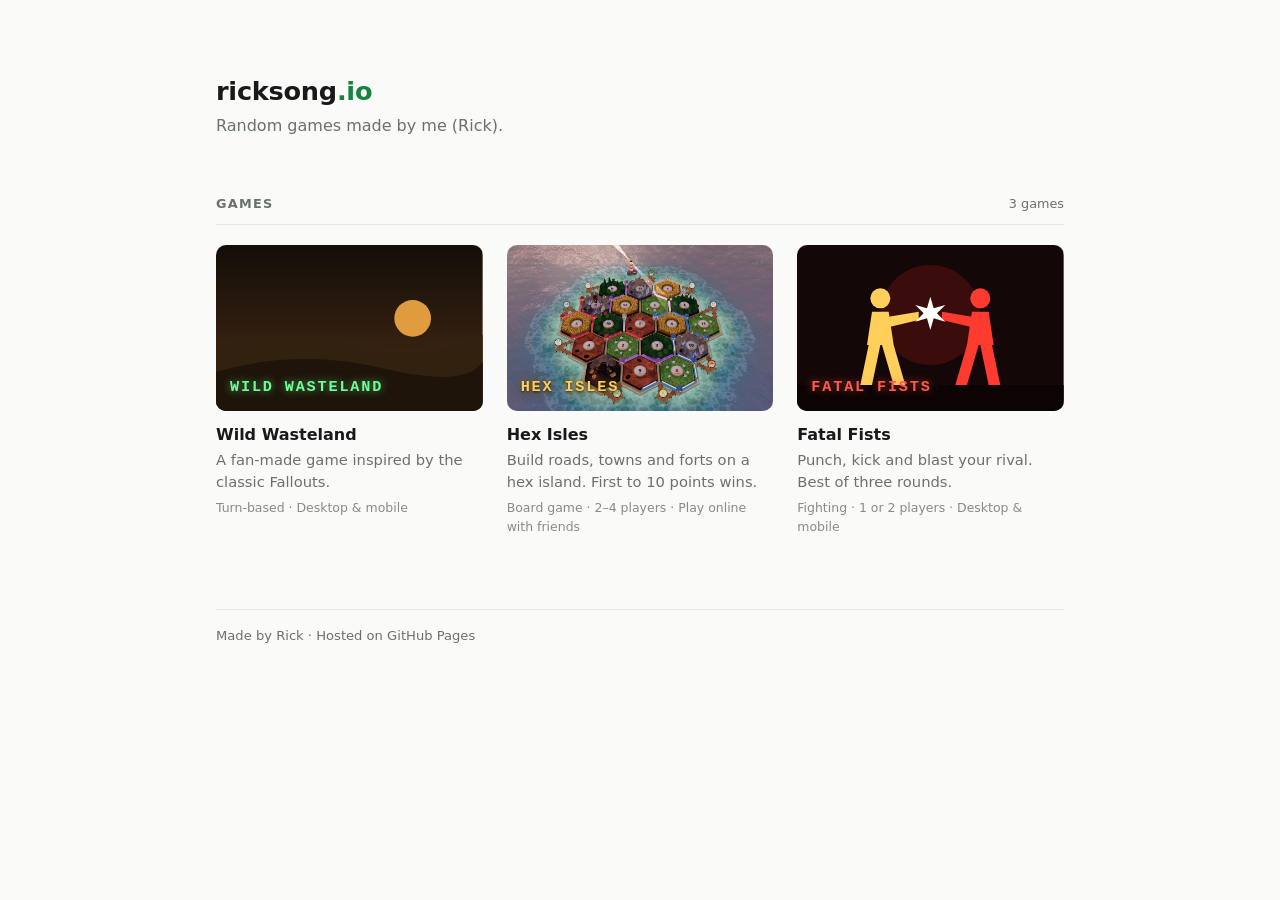
<file: index.html>
<!DOCTYPE html>
<html lang="en">
<head>
<meta charset="utf-8">
<meta name="viewport" content="width=device-width, initial-scale=1">
<title>ricksong.io</title>
<meta name="description" content="Random games made by Rick, playable in your browser.">
<style>
:root{
  color-scheme:dark;
  --bg:#0f1110;--ink:#ecefed;--dim:#8b938e;--line:#232725;--accent:#6dff95;
}
@media (prefers-color-scheme: light){
  :root{color-scheme:light;--bg:#fafaf8;--ink:#161a18;--dim:#6a726d;--line:#e4e6e3;--accent:#14843f}
}
*{box-sizing:border-box}
body{margin:0;background:var(--bg);color:var(--ink);font-family:system-ui,-apple-system,"Segoe UI",Roboto,sans-serif;line-height:1.5;-webkit-font-smoothing:antialiased}
main{max-width:880px;margin:0 auto;padding:72px 16px 48px}

header h1{font-size:1.6rem;font-weight:650;letter-spacing:-.01em;margin:0}
header h1 span{color:var(--accent)}
header p{color:var(--dim);margin:4px 0 0}

.section{display:flex;align-items:baseline;justify-content:space-between;margin:56px 0 20px;padding-bottom:10px;border-bottom:1px solid var(--line)}
.section h2{font-size:.8rem;font-weight:600;text-transform:uppercase;letter-spacing:.1em;color:var(--dim);margin:0}
.section small{color:var(--dim);font-size:.8rem}

.grid{display:grid;grid-template-columns:repeat(auto-fill,minmax(240px,1fr));gap:32px 24px}
.card{display:block;color:inherit;text-decoration:none}
.card:focus-visible{outline:2px solid var(--accent);outline-offset:6px;border-radius:12px}
.thumb{position:relative;aspect-ratio:16/10;border-radius:10px;overflow:hidden;box-shadow:inset 0 0 0 1px rgba(255,255,255,.06)}
.thumb svg,.thumb img{display:block;width:100%;height:100%;object-fit:cover;transition:transform .3s ease}
.card:hover .thumb svg,.card:hover .thumb img{transform:scale(1.04)}
.thumb img+.label{text-shadow:0 0 8px rgba(255,207,90,.6),0 1px 3px #000,0 0 12px #000}
.thumb .label{position:absolute;left:14px;bottom:12px;font-family:"Courier New",Courier,monospace;font-weight:bold;font-size:.95rem;letter-spacing:.12em;color:#6dff95;text-shadow:0 0 8px rgba(109,255,149,.6)}
.card h3{font-size:1rem;font-weight:600;margin:12px 0 2px;transition:color .15s}
.card:hover h3{color:var(--accent)}
.card p{margin:0;color:var(--dim);font-size:.92rem}
.card .meta{margin-top:6px;font-size:.78rem;color:var(--dim);opacity:.8}

footer{margin-top:72px;padding-top:16px;border-top:1px solid var(--line);color:var(--dim);font-size:.82rem}
</style>
</head>
<body>
<main>
  <header>
    <h1>ricksong<span>.io</span></h1>
    <p>Random games made by me (Rick).</p>
  </header>

  <div class="section"><h2>Games</h2><small>3 games</small></div>
  <div class="grid">
    <a class="card" href="wasteland/">
      <div class="thumb" aria-hidden="true">
        <svg viewBox="0 0 160 100" preserveAspectRatio="xMidYMid slice">
          <defs><linearGradient id="sky" x1="0" y1="0" x2="0" y2="1"><stop offset="0" stop-color="#140d08"/><stop offset="1" stop-color="#4a2e15"/></linearGradient></defs>
          <rect width="160" height="100" fill="url(#sky)"/>
          <circle cx="118" cy="44" r="11" fill="#ffb347" opacity=".85"/>
          <path d="M0 62 Q40 48 80 60 T160 54 V100 H0Z" fill="#33210f"/>
          <path d="M0 76 Q50 62 100 74 T160 70 V100 H0Z" fill="#1e140a"/>
        </svg>
        <span class="label">WILD WASTELAND</span>
      </div>
      <h3>Wild Wasteland</h3>
      <p>A fan-made game inspired by the classic Fallouts.</p>
      <div class="meta">Turn-based · Desktop &amp; mobile</div>
    </a>
    <a class="card" href="hexisles/">
      <div class="thumb" aria-hidden="true">
        <img src="hexisles/thumb.jpg" alt="" width="960" height="600" loading="lazy">
        <span class="label" style="color:#ffcf5a">HEX ISLES</span>
      </div>
      <h3>Hex Isles</h3>
      <p>Build roads, towns and forts on a hex island. First to 10 points wins.</p>
      <div class="meta">Board game · 2–4 players · Play online with friends</div>
    </a>
    <a class="card" href="fatalfists/">
      <div class="thumb" aria-hidden="true">
        <svg viewBox="0 0 160 100" preserveAspectRatio="xMidYMid slice">
          <rect width="160" height="100" fill="#140708"/>
          <circle cx="80" cy="42" r="30" fill="#3a0d0c"/>
          <rect y="84" width="160" height="16" fill="#0c0404"/>
          <g fill="#ffcf5a">
            <circle cx="50" cy="32" r="6"/>
            <path d="M45 40h10l3 20h-16z"/>
            <path d="M55 43l18 -3v5l-17 4z"/>
            <path d="M43 60h7l-5 24h-7z"/>
            <path d="M51 60h7l7 24h-7z"/>
          </g>
          <g fill="#ff3b2f">
            <circle cx="110" cy="32" r="6"/>
            <path d="M105 40h10l3 20h-16z"/>
            <path d="M105 43l-18 -3v5l17 4z"/>
            <path d="M110 60h7l5 24h-7z"/>
            <path d="M102 60h7l-7 24h-7z"/>
          </g>
          <path d="M80 31l2 7 7 -2 -5 5 5 5 -7 -2 -2 7 -2 -7 -7 2 5 -5 -5 -5 7 2z" fill="#fff"/>
        </svg>
        <span class="label" style="color:#ff5a4d;text-shadow:0 0 8px rgba(255,90,77,.6)">FATAL FISTS</span>
      </div>
      <h3>Fatal Fists</h3>
      <p>Punch, kick and blast your rival. Best of three rounds.</p>
      <div class="meta">Fighting · 1 or 2 players · Desktop &amp; mobile</div>
    </a>
    <!-- To add a game: copy the <a class="card"> block above, change the link, text and thumbnail,
         and update the game count next to "Games". -->
  </div>

  <footer>Made by Rick · Hosted on GitHub Pages</footer>
</main>
</body>
</html>
</file>
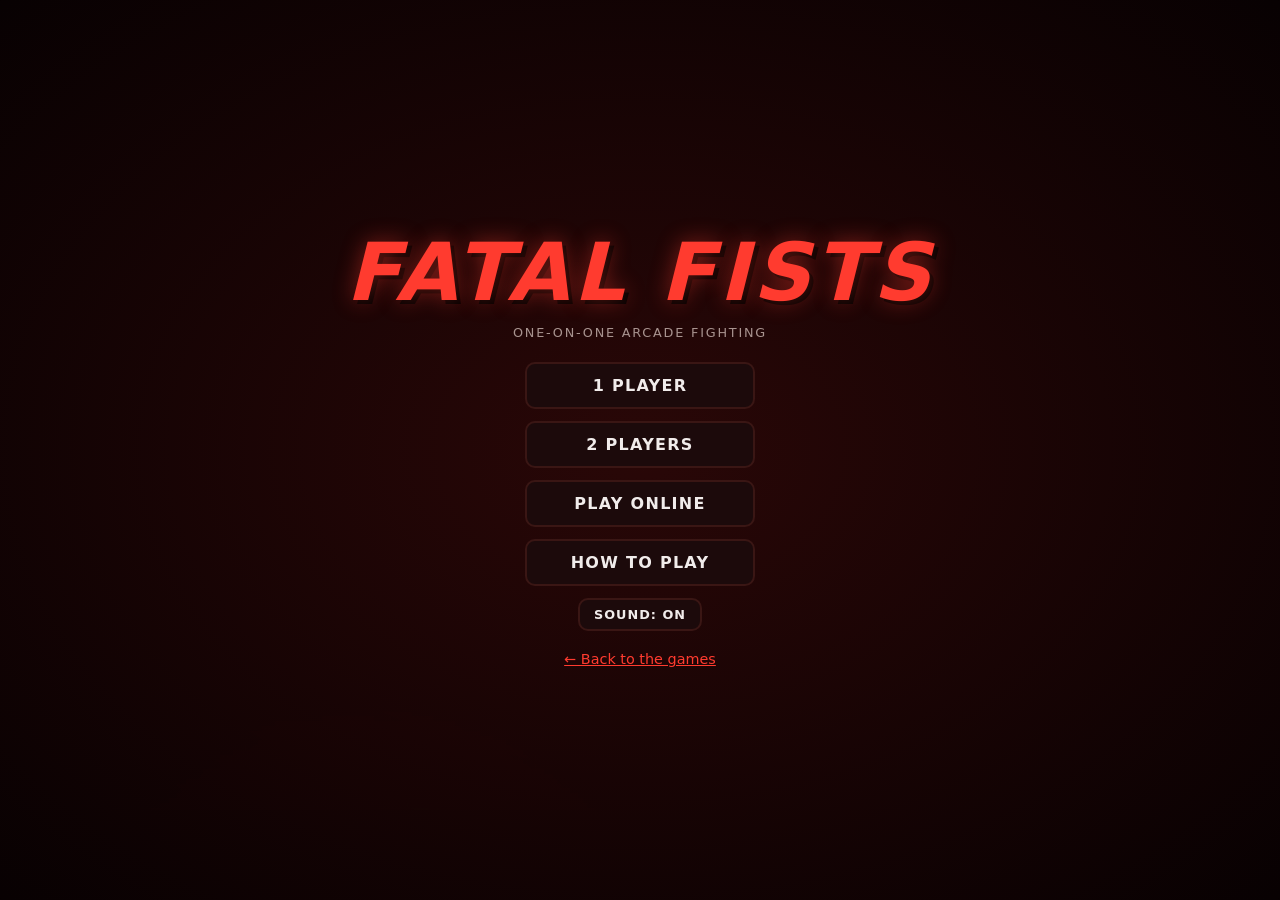
<file: fatalfists/index.html>
<!DOCTYPE html>
<html lang="en">
<head>
<meta charset="utf-8">
<meta name="viewport" content="width=device-width, initial-scale=1, viewport-fit=cover">
<title>Fatal Fists</title>
<meta name="description" content="A one-on-one arcade fighter. Fight the computer or a friend, best of three rounds.">
<link rel="stylesheet" href="css/style.css">
</head>
<body>
<div id="wrap">
  <div id="stage">
    <canvas id="cv"></canvas>
    <button id="pauseBtn" aria-label="Pause">❚❚</button>
  </div>
  <div id="touch">
    <div class="pad dpad">
      <button data-k="KeyW" class="u" aria-label="Jump">▲</button>
      <button data-k="KeyA" class="l" aria-label="Left">◀</button>
      <button data-k="KeyD" class="r" aria-label="Right">▶</button>
      <button data-k="KeyS" class="d" aria-label="Crouch">▼</button>
    </div>
    <div class="pad acts">
      <button data-k="KeyJ">Punch</button>
      <button data-k="KeyK">Kick</button>
      <button data-k="KeyL">Block</button>
      <button data-k="KeyI">Special</button>
    </div>
  </div>
</div>

<section class="screen on" id="s-title"><div class="box">
  <h1 class="logo">FATAL FISTS</h1>
  <p class="tag">One-on-one arcade fighting</p>
  <button class="btn" data-go="1p">1 Player</button>
  <button class="btn" data-go="2p">2 Players</button>
  <button class="btn" data-go="online">Play online</button>
  <button class="btn" data-go="help">How to play</button>
  <button class="btn small" id="muteBtn">Sound: on</button>
  <a class="back" href="/games/">&larr; Back to the games</a>
</div></section>

<section class="screen" id="s-level"><div class="box">
  <h2>How tough?</h2>
  <p class="hint">How good the computer fighter is.</p>
  <button class="btn" data-level="0">Easy</button>
  <button class="btn" data-level="1">Normal</button>
  <button class="btn" data-level="2">Hard</button>
  <button class="btn small" data-go="title">Back</button>
</div></section>

<section class="screen" id="s-select"><div class="box">
  <h2>Choose your fighter</h2>
  <p id="pickWho"></p>
  <div class="roster" id="roster"></div>
  <p class="hint" id="selHint"></p>
  <button class="btn small" data-go="back-select">Back</button>
</div></section>

<section class="screen" id="s-online"><div class="box">
  <h2>Play online</h2>
  <p class="hint">Fight a friend over the internet. One of you hosts and shares the room code, the other types it in to join.</p>
  <button class="btn" id="hostBtn">Host a fight</button>
  <p id="codeBox" hidden>Your room code<b id="roomCode"></b></p>
  <div class="joinrow">
    <input id="joinCode" maxlength="4" placeholder="CODE" autocomplete="off" autocapitalize="characters" spellcheck="false" aria-label="Room code">
    <button class="btn small" id="joinBtn">Join</button>
  </div>
  <p id="netMsg"></p>
  <button class="btn small" data-go="leave">Back</button>
</div></section>

<section class="screen" id="s-help"><div class="box">
  <h2>How to play</h2>
  <p class="hint">Knock your rival's health bar to zero. Win two rounds to win the fight. Each round lasts 60 seconds; if time runs out, whoever has more health wins it.</p>
  <div class="help">
    <div>
      <h3>Player 1</h3>
      <p><kbd>A</kbd> <kbd>D</kbd> walk &nbsp; <kbd>W</kbd> jump &nbsp; <kbd>S</kbd> crouch</p>
      <p><kbd>J</kbd> punch &nbsp; <kbd>K</kbd> kick &nbsp; <kbd>L</kbd> block &nbsp; <kbd>I</kbd> special</p>
      <p class="hint">Sharing a laptop? <kbd>F</kbd> <kbd>G</kbd> <kbd>H</kbd> <kbd>T</kbd> work too. In 1 player, the arrow keys also move.</p>
    </div>
    <div>
      <h3>Player 2</h3>
      <p>Arrow keys to walk, jump and crouch</p>
      <p>Number pad <kbd>1</kbd> punch, <kbd>2</kbd> kick, <kbd>3</kbd> block, <kbd>5</kbd> special</p>
      <p class="hint">No number pad? Use <kbd>,</kbd> <kbd>.</kbd> <kbd>/</kbd> <kbd>'</kbd> instead.</p>
    </div>
    <div>
      <h3>Moves</h3>
      <p><b>Crouch + punch</b>: uppercut, knocks them down</p>
      <p><b>Crouch + kick</b>: leg sweep, knocks them down</p>
      <p><b>Toward + punch</b> up close: throw (can't be blocked)</p>
      <p><b>Jump + punch or kick</b>: attack from the air</p>
      <p><b>Double-tap left or right</b>: quick dash (punch or kick during it to dash in and hit)</p>
      <p><b>Special</b>: your fighter's energy blast, then a short wait to recharge</p>
    </div>
    <div>
      <h3>Staying alive</h3>
      <p>Hold <b>block</b> to guard. Blocked hits only scratch you.</p>
      <p><b>Crouch</b> to duck under punches and blasts.</p>
      <p>Quick hits in a row make a combo.</p>
      <p><kbd>Esc</kbd> or <kbd>P</kbd> pauses.</p>
    </div>
  </div>
  <button class="btn small" data-go="title">Back</button>
</div></section>

<section class="screen light" id="s-pause"><div class="box">
  <h2>Paused</h2>
  <button class="btn" data-go="resume">Resume</button>
  <button class="btn" data-go="restart">Restart fight</button>
  <button class="btn" data-go="title">Quit to menu</button>
</div></section>

<section class="screen light" id="s-end"><div class="box">
  <h2 id="endTitle"></h2>
  <p id="endSub"></p>
  <button class="btn" data-go="restart">Rematch</button>
  <button class="btn" data-go="select">New fighters</button>
  <button class="btn" data-go="title">Main menu</button>
</div></section>

<!-- The game code, in load order (see CLAUDE.md) -->
<script src="js/data.js"></script>
<script src="js/sound.js"></script>
<script src="js/input.js"></script>
<script src="js/fight.js"></script>
<script src="js/ai.js"></script>
<script src="js/update.js"></script>
<script src="js/draw.js"></script>
<script src="js/online.js"></script>
<script src="js/menus.js"></script>
<script src="js/main.js"></script>
</body>
</html>
</file>
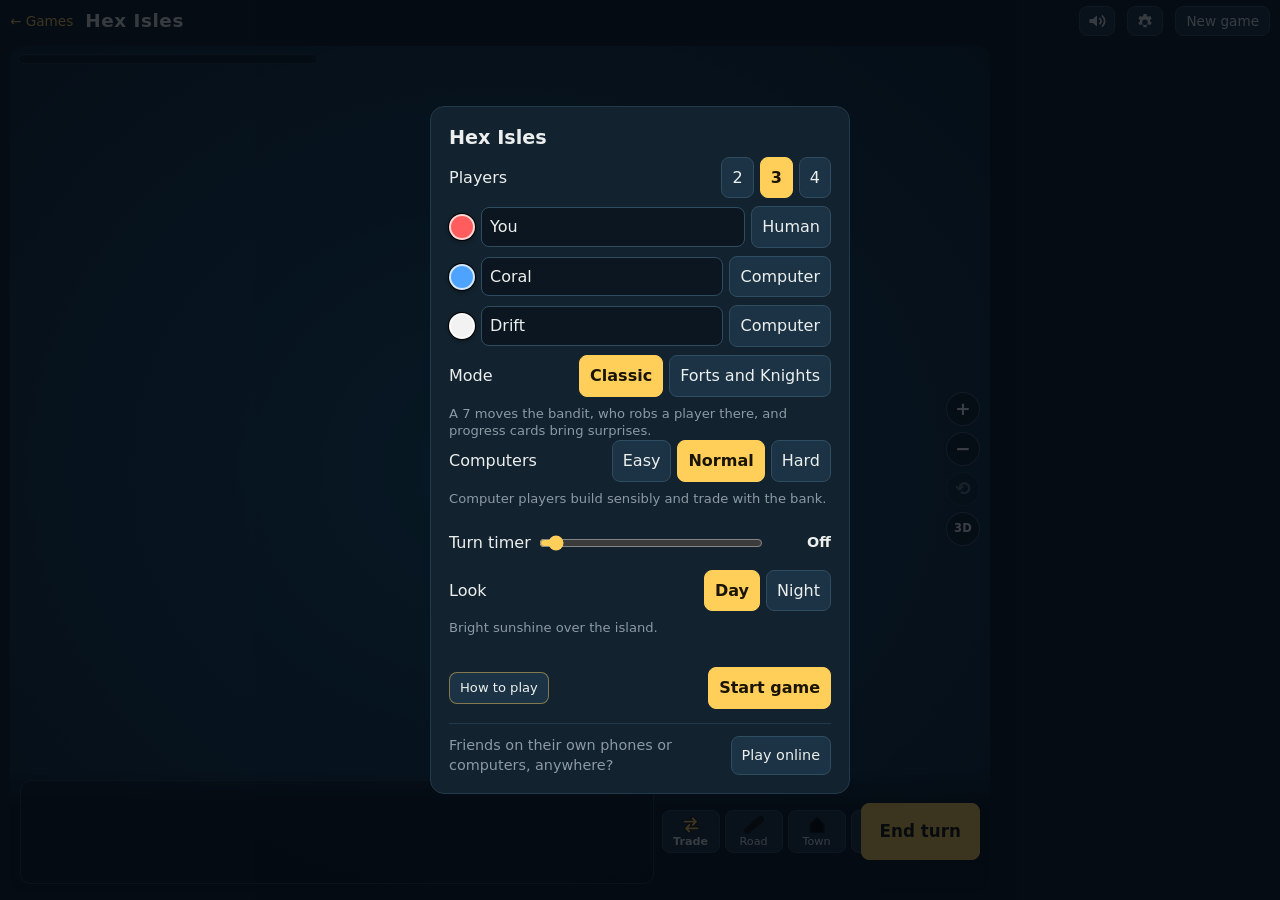
<file: hexisles/index.html>
<!DOCTYPE html>
<html lang="en">
<head>
<meta charset="utf-8">
<meta name="viewport" content="width=device-width, initial-scale=1">
<title>Hex Isles</title>
<meta name="description" content="Build roads, towns and forts on a hex island and race to 10 points.">
<!-- Three.js (the 3D board) is only fetched when the 3D view starts; this map tells the browser where it lives -->
<script type="importmap">{"imports":{"three":"https://cdn.jsdelivr.net/npm/three@0.160.0/build/three.module.js","three/addons/":"https://cdn.jsdelivr.net/npm/three@0.160.0/examples/jsm/"}}</script>
<link rel="stylesheet" href="css/style.css">
</head>
<body>
<!-- Loading screen (2026-11-20, Rick's request): covers the page while the 3D island gets ready; main.js hides it -->
<div id="loading">
  <svg class="lhex" viewBox="-50 -50 100 100" aria-hidden="true"><polygon points="0,-42 36.4,-21 36.4,21 0,42 -36.4,21 -36.4,-21"/></svg>
  <div class="ltitle">Hex Isles</div>
  <div class="lnote">Loading the island…</div>
</div>
<div id="app">
  <header>
    <a href="/games/">&larr; Games</a>
    <h1>Hex Isles</h1>
    <span id="netinfo" hidden></span>
    <span id="snd"><button id="sndbtn" title="Sound volume" aria-label="Sound volume" aria-expanded="false"></button>
      <span id="sndpop" hidden><label for="sndvol">Sound</label><input type="range" id="sndvol" min="0" max="100" step="5"><span id="sndpct"></span></span></span>
    <span id="sets"><button id="setbtn" title="Settings" aria-label="Settings" aria-expanded="false"><svg viewBox="0 0 24 24" aria-hidden="true"><path fill="currentColor" fill-rule="evenodd" d="M10.3 2h3.4l.5 2.6 1.6.9 2.5-.9 1.7 2.9-2 1.7v1.6l2 1.7-1.7 2.9-2.5-.9-1.6.9-.5 2.6h-3.4l-.5-2.6-1.6-.9-2.5.9-1.7-2.9 2-1.7V9.2l-2-1.7 1.7-2.9 2.5.9 1.6-.9zM12 8.6a3.4 3.4 0 1 0 0 6.8 3.4 3.4 0 0 0 0-6.8z" transform="translate(0 1.5)"/></svg></button>
      <span id="setpop" hidden><b>Settings</b><label><input type="checkbox" id="set-turn"> Show "Your turn" when your turn starts</label><span id="set-gfx" role="group" aria-label="Graphics"><span>Graphics</span><button data-g="fast">Fast</button><button data-g="fancy">Fancy</button></span><small id="set-gfxhint"></small></span></span>
    <button id="newbtn">New game</button>
  </header>
  <div id="players"></div>
  <div id="boardwrap">
    <div id="view"><div id="zoom"><svg id="board" viewBox="-312 -280 624 540" role="img" aria-label="The island board"></svg><svg id="ships" viewBox="-312 -280 624 540" aria-hidden="true"></svg></div><div id="roll" aria-hidden="true"></div>
      <div id="zbtns"><button id="z-in" title="Zoom in (or scroll up on the map)">+</button><button id="z-out" title="Zoom out (or scroll down on the map)">&minus;</button><button id="z-reset" title="Back to the whole island">&#10226;</button><button id="z-3d" title="Switch between the 3D island and the flat map">3D</button></div></div>
    <div id="log" title="Click to open or close the log"></div>
    <!-- the trade offer on the table, top right of the map: what's offered and each player's answer -->
    <div id="offers" hidden></div>
    <!-- How to play: the tutorial's coach box (js/tutorial.js) -->
    <div id="coach" hidden><div class="ch-top"><b id="ch-title"></b><span id="ch-step"></span></div><p id="ch-text"></p><div class="row end"><button id="ch-skip">Skip tutorial</button><button id="ch-next" class="big">Next</button></div></div>
    <!-- the bar along the bottom of the play window: hand | trade and build buttons | dice | End turn -->
    <div id="bar">
      <!-- the hand: resource cards (#hand), then progress cards as their own section (#mycards, Rick's request 2026-11-19) -->
      <div id="handbox"><div id="hand"></div><div id="mycards" hidden></div></div>
      <div id="actions">
        <button id="b-trade">Trade</button>
        <!-- build buttons: the .bw wrapper carries the hover pop-up (a disabled button gets no mouse events) -->
        <span class="bw" data-cost="road"><button id="b-road"></button></span>
        <span class="bw" data-cost="town"><button id="b-town"></button></span>
        <span class="bw" data-cost="fort"><button id="b-fort"></button></span>
        <span class="bw" data-cost="card" hidden><button id="b-buy"></button></span>
        <span class="bw" data-cost="wall" hidden><button id="b-wall"></button></span>
        <!-- Forts and Knights: one Guards button opens #gmenu (hire / train / put on duty / chase the bandit) -->
        <span class="bw" hidden><button id="b-guards" aria-haspopup="true"></button></span>
        <!-- Forts and Knights: the Improve button opens #imenu (Science / Trade / Politics tracks) -->
        <span class="bw" hidden><button id="b-imp" aria-haspopup="true"></button></span>
      </div>
      <div id="barend">
        <div id="clock" hidden></div>
        <button id="dice" aria-label="Roll the dice"></button>
        <button id="b-end" class="big">End turn</button>
      </div>
    </div>
  </div>
  <div id="side">
    <div id="raiders" hidden></div>
    <div id="tip" hidden></div>
    <div id="gmenu" class="popmenu" hidden></div>
    <div id="imenu" class="popmenu" hidden></div>
  </div>
</div>

<div id="m-setup" class="modal" hidden>
  <div class="box">
    <h2>Hex Isles</h2>
    <div class="row" id="s-count"></div>
    <div id="s-rows"></div>
    <div class="row modepick" id="s-mode"></div>
    <p class="modehint"></p>
    <div class="row modepick" id="s-level"></div>
    <p class="modehint"></p>
    <div class="row modepick timepick" id="s-timer"></div>
    <div class="row modepick" id="s-pack"></div>
    <p class="modehint"></p>
    <div class="row end"><button id="s-tut" class="tutbtn" title="New to Hex Isles? Learn by playing a short guided game">How to play</button><button id="s-cancel">Cancel</button><button id="s-go" class="big">Start game</button></div>
    <div class="row wifi"><span style="flex:1">Friends on their own phones or computers, anywhere?</span><button id="s-net">Play online</button></div>
  </div>
</div>

<div id="m-net" class="modal" hidden>
  <div class="box">
    <h2>Play online</h2>
    <p>One player hosts and gets a room code. Everyone else joins with that code, from anywhere with internet.</p>
    <div class="row"><input id="n-name" maxlength="12" placeholder="Your name" aria-label="Your name"></div>
    <div class="row"><button id="n-host" class="big" style="flex:1">Host a new game</button></div>
    <div class="row"><input id="n-code" maxlength="4" placeholder="Room code" aria-label="Room code" autocapitalize="characters" autocomplete="off" style="text-transform:uppercase;letter-spacing:.2em"><button id="n-join">Join</button></div>
    <p id="n-msg" style="color:var(--accent);min-height:1.3em;margin:0"></p>
    <div class="row end"><button id="n-back">Back</button></div>
  </div>
</div>

<div id="m-lobby" class="modal" hidden>
  <div class="box">
    <h2>Online game</h2>
    <div id="l-codebox"><p style="margin:0">Room code</p><div id="l-code"></div><p>The others open Hex Isles, tap <b>Play online</b> and type this code.</p></div>
    <p id="l-msg" style="color:var(--accent)"></p>
    <div id="l-names"></div>
    <div class="row" id="l-bots"></div>
    <div class="row modepick" id="l-mode"></div>
    <p class="modehint"></p>
    <div class="row modepick" id="l-level"></div>
    <p class="modehint"></p>
    <div class="row modepick timepick" id="l-timer"></div>
    <div class="row modepick" id="l-pack"></div>
    <p class="modehint"></p>
    <div class="row end"><button id="l-leave">Leave</button><button id="l-cancel">Back to game</button><button id="l-rejoin" class="big">Rejoin</button><button id="l-start" class="big">Start game</button></div>
  </div>
</div>

<div id="m-pick" class="modal" hidden>
  <div class="box">
    <h2 id="p-title"></h2>
    <p id="p-text"></p>
    <div class="pick" id="p-res"></div>
    <div class="row end"><button id="p-cancel">Cancel</button></div>
  </div>
</div>

<!-- a general "choose one" window: playing a Forts and Knights progress card (a player, goods, dice numbers) or picking a track -->
<div id="m-choose" class="modal" hidden>
  <div class="box">
    <h2 id="c-title"></h2>
    <p id="c-text"></p>
    <div class="pick" id="c-opts"></div>
    <div class="row end"><button id="c-cancel">Cancel</button></div>
  </div>
</div>

<div id="m-rob" class="modal" hidden>
  <div class="box">
    <h2 id="r-title"></h2>
    <p id="r-text"></p>
    <div class="pick" id="r-opts"></div>
  </div>
</div>

<div id="m-disc" class="modal" hidden>
  <div class="box">
    <h2 id="d-title"></h2>
    <p id="d-text"></p>
    <div class="pick" id="d-res"></div>
    <div class="row end"><button id="d-reset">Start over</button><button id="d-ok" class="big">Discard</button></div>
  </div>
</div>

<div id="m-trade" class="modal" hidden>
  <div class="box">
    <h2>Trade boat</h2>
    <p>The bank takes 4 of one resource for 1 of another. A town or fort on a port gets a better rate: 3 for 1, or 2 for 1 for that port's resource.</p>
    <p style="margin-bottom:4px">You give:</p>
    <div class="pick" id="t-give"></div>
    <p style="margin-bottom:4px">You get 1:</p>
    <div class="pick" id="t-get"></div>
    <h2 style="font-size:1rem;margin-top:6px;padding-top:12px;border-top:1px solid var(--line)">Offer to the other players</h2>
    <p style="margin-bottom:4px">You give (tap to add):</p>
    <div class="pick" id="o-give"></div>
    <p style="margin-bottom:4px">You want (tap to add):</p>
    <div class="pick" id="o-want"></div>
    <div class="row end"><button id="t-close">Close</button><button id="o-clear">Clear offer</button><button id="o-send" class="big">Make offer</button></div>
  </div>
</div>

<div id="m-win" class="modal" hidden>
  <div class="box">
    <h2 id="w-title"></h2>
    <p id="w-text"></p>
    <div id="w-stats"></div>
    <div class="row end"><button id="w-look">Look at the board</button><button id="w-new" class="big">New game</button></div>
  </div>
</div>

<!-- the game code, one file per job; the order matters (each file uses what the ones before it made) -->
<script src="js/rules.js"></script>
<script src="js/bots.js"></script>
<script src="js/draw2d.js"></script>
<script src="js/dice.js"></script>
<script src="js/ui.js"></script>
<script src="js/online.js"></script>
<script src="js/zoom.js"></script>
<script src="js/board3d.js"></script>
<script src="js/sound.js"></script>
<script src="js/settings.js"></script>
<script src="js/packs.js"></script>
<script src="js/timer.js"></script>
<script src="js/stats.js"></script>
<script src="js/tutorial.js"></script>
<script src="js/flair.js"></script>
<script src="js/main.js"></script>
</body>
</html>
</file>
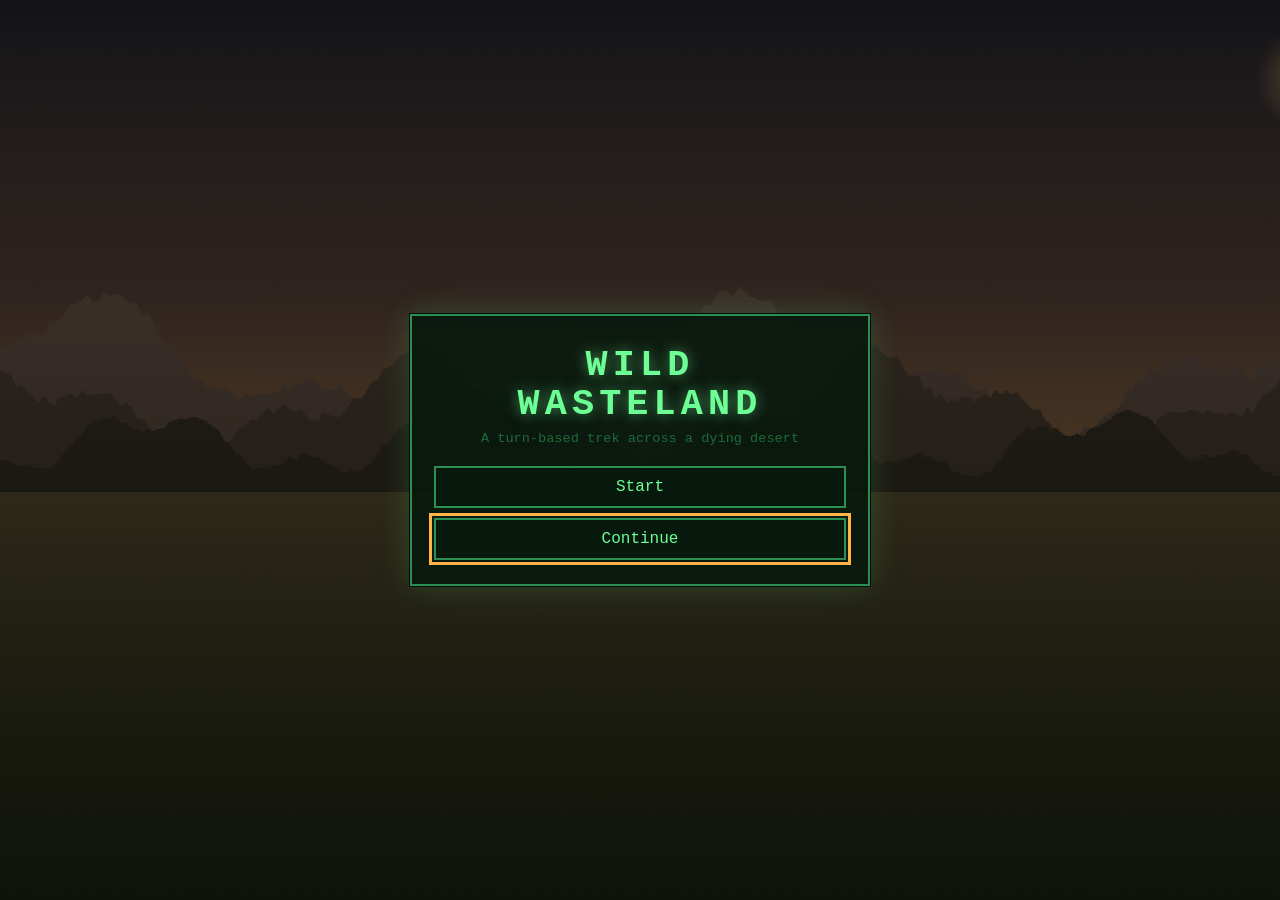
<file: wasteland/index.html>
<!DOCTYPE html>
<html lang="en">
<head>
<meta charset="utf-8">
<meta name="viewport" content="width=device-width, initial-scale=1, viewport-fit=cover">
<title>Wild Wasteland</title>
<link rel="stylesheet" href="css/style.css">
</head>
<body>
<div id="app">
<h1>WILD WASTELAND <span id="locn"></span><span id="cmb"></span><span id="clk"></span></h1>
<div id="wmap" class="modal" role="dialog" aria-modal="true" aria-labelledby="wm-title" hidden>
<div class="box wmbox">
<h2 id="wm-title">THE WASTELAND</h2>
<canvas id="wmcv" width="480" height="300" aria-label="World map. Pick a location, then travel."></canvas>
<div id="wminfo" aria-live="polite"></div>
<button id="wmgo" class="go" type="button">Travel</button>
<div id="wmsecs"></div>
</div>
</div>
<canvas id="grid" width="504" height="290" aria-label="Isometric wasteland map"></canvas>
<div id="foe" hidden></div>
<div id="skdx" role="dialog" aria-labelledby="sdx-title" hidden>
<div class="sdx"><div id="sdx-title" class="sdxt">SKILLDEX</div><div id="sdxlist"></div><button id="sdxcancel" class="sdxc" type="button"><i></i>CANCEL</button></div></div>
<div class="ctl tctl"><button id="treload" type="button">Reload</button><button id="tpick" type="button">Pick up</button><button id="tmap" type="button">Map</button><button id="tzout" class="zm" type="button" aria-label="Zoom out">&minus;</button><button id="tzin" class="zm" type="button" aria-label="Zoom in">+</button></div>
<!-- the control bar under the view (like the classic games): message log | weapons | HP/AP/LV | buttons -->
<div id="dash">
<div id="log" aria-live="polite"></div>
<div id="wbox"><div id="wcol"><div id="wtop"><div id="apbar" aria-label="Action points"></div><button id="invbtn" type="button" aria-label="Inventory" title="Inventory (I)">INV</button></div><div id="slots"></div></div></div>
<div id="hud" aria-label="Health and level"></div>
<div class="ctl dctl"><button id="end" type="button">End turn</button><button id="fight" type="button" aria-pressed="false">Combat</button><button id="waitbtn" type="button" aria-haspopup="dialog" title="Wait (T)">Wait</button><button id="skillbtn" type="button" aria-pressed="false">Skills</button><button id="charbtn" type="button">Character</button><button id="menubtn" type="button" aria-haspopup="dialog">Menu</button></div>
</div>
<div id="waitw" class="modal" role="dialog" aria-modal="true" aria-labelledby="wait-title" hidden>
<div class="box pbox">
<h2 id="wait-title">WAIT</h2>
<p id="waitnow" class="waitnow"></p>
<div id="waitopts" class="pmenu waitg">
<button class="go" type="button" data-w="60">1 hour</button>
<button class="go" type="button" data-w="120">2 hours</button>
<button class="go" type="button" data-w="240">4 hours</button>
<button class="go" type="button" data-w="480">8 hours</button>
<button class="go" type="button" data-w="dawn">Until morning</button>
<button class="go" type="button" data-w="dusk">Until evening</button>
</div>
<div class="pmenu"><button id="waitclose" class="go" type="button">Cancel</button></div>
<p class="only-mouse-hint">Press Esc to close.</p>
</div>
</div>
<div id="pause" class="modal" role="dialog" aria-modal="true" aria-labelledby="pause-title" hidden>
<div class="box pbox">
<h2 id="pause-title">MENU</h2>
<div class="pmenu">
<button id="presume" class="go" type="button">Resume</button>
<button id="save" class="go" type="button">Save game</button>
<button id="load" class="go" type="button">Load game</button>
<button id="helpbtn" class="go" type="button">Controls</button>
<button id="setbtn" class="go" type="button">Settings</button>
<button id="new" class="go" type="button">New game</button>
</div>
<p class="only-mouse-hint">Press Esc to close.</p>
</div>
</div>
<div id="dead" class="modal" role="dialog" aria-modal="true" aria-labelledby="dead-title" hidden>
<div class="box pbox deadbox">
<h2 id="dead-title">YOU DIED</h2>
<p>The wastes claim another wanderer.</p>
<p id="deadtxt" class="deadst"></p>
<div class="pmenu">
<button id="dload" class="go" type="button">Load saved game</button>
<button id="dnew" class="go" type="button">New game</button>
</div>
</div>
</div>
<div id="saves" class="modal" role="dialog" aria-modal="true" aria-labelledby="saves-title" hidden>
<div class="box">
<h2 id="saves-title">LOAD GAME</h2>
<form id="svnew" class="svnew" hidden><input id="svname" type="text" maxlength="40" placeholder="Name this save" aria-label="Save name" autocomplete="off"><button type="submit">Save</button></form>
<p id="svmsg" class="svmsg" hidden></p>
<div id="svlist"></div>
<button id="svclose" class="go" type="button">Close</button>
</div>
</div>
<div id="sets" class="modal" role="dialog" aria-modal="true" aria-labelledby="sets-title" hidden>
<div class="box">
<h2 id="sets-title">SETTINGS</h2>
<div class="lrow"><label for="cursz">Crosshair size</label><input id="cursz" type="range" min="16" max="48" step="1"><output id="curszv" for="cursz"></output></div>
<div id="curprev" aria-hidden="true"></div>
<div class="lrow" style="margin-top:12px"><label for="brt">Brightness</label><input id="brt" type="range" min="50" max="150" step="5"><output id="brtv" for="brt"></output></div>
<div class="lrow" style="margin-top:12px"><span>Fog of war</span><div class="opts" id="fogopts"><button type="button" data-v="1">On</button><button type="button" data-v="0">Off</button></div></div>
<button id="setclose" class="go" type="button" style="margin-top:12px">Close</button>
</div>
</div>
<div id="inv" class="modal" role="dialog" aria-modal="true" aria-labelledby="inv-title" hidden>
<div class="box">
<h2 id="inv-title">INVENTORY</h2>
<div id="invbody"></div>
<button id="invclose" class="go" type="button" style="margin-top:12px">Close</button>
</div></div>
<div id="char" class="modal" role="dialog" aria-modal="true" aria-labelledby="char-title" hidden>
<div class="box">
<h2 id="char-title">CHARACTER</h2>
<div id="charbody"></div>
<button id="charclose" class="go" type="button" style="margin-top:12px">Close</button>
</div></div>
<div id="trade" class="modal" role="dialog" aria-modal="true" aria-labelledby="trade-title" hidden>
<div class="box">
<h2 id="trade-title">ALEX'S TRADING POST</h2>
<div id="tradebody"></div>
<button id="tradeclose" class="go" type="button" style="margin-top:12px">Close</button>
</div>
</div>
<div id="dlg" class="modal" role="dialog" aria-modal="true" aria-labelledby="dlg-who" hidden>
<div class="box dterm">
<div class="dscreen"><canvas id="dlgcv" width="300" height="156" aria-hidden="true"></canvas><h2 id="dlg-who" class="dname"></h2></div>
<p id="dlg-line" class="dline"></p>
<div id="dlg-opts" class="dreplies"></div>
</div>
</div>
<div id="loot" class="modal" role="dialog" aria-modal="true" aria-labelledby="loot-title" hidden>
<div class="box">
<h2 id="loot-title">SEARCH THE BODY</h2>
<div id="lootbody"></div>
<button id="lootall" class="go" type="button" style="margin-top:12px">Take all</button>
<button id="lootclose" class="go" type="button" style="margin-top:8px">Close</button>
</div>
</div>
<div id="cheat" class="modal" role="dialog" aria-modal="true" aria-labelledby="cheat-title" hidden>
<form class="box" id="cheatform" autocomplete="off">
<h2 id="cheat-title">ENTER CODE</h2>
<input id="cheatin" type="text" spellcheck="false" aria-label="Cheat code" style="width:100%;font:inherit;font-size:1rem;color:var(--ink);background:var(--bg);border:2px solid var(--edge);padding:8px;margin:6px 0 10px;text-transform:uppercase;letter-spacing:.1em">
<button class="go" type="submit">Enter</button>
</form>
</div>
<div id="menu" class="modal menu" role="dialog" aria-modal="true" aria-labelledby="menu-title">
<div class="mbox">
<div id="m-title">
<h2 id="menu-title" class="logo">WILD<br>WASTELAND</h2>
<p class="tag">A turn-based trek across a dying desert</p>
<button id="mstart" class="go" type="button">Start</button>
<button id="mcont" class="go" type="button" hidden>Continue</button>
</div>
<div id="m-look" hidden>
<h2>CREATE YOUR WANDERER</h2>
<canvas id="lookcv" width="96" height="128" aria-label="Character preview"></canvas>
<div class="lrow"><label for="lookname">Name</label><input id="lookname" type="text" maxlength="16" placeholder="Wanderer" autocomplete="off" spellcheck="false"></div>
<div class="lrow"><span>Character</span><div class="opts" data-k="sex"><button type="button" data-v="m">Male</button><button type="button" data-v="f">Female</button></div></div>
<div class="lrow"><span>Hat</span><div class="opts" data-k="hat"><button type="button" data-v="1">Hat</button><button type="button" data-v="0">No hat</button></div></div>
<div class="lrow"><span>Shirt</span><div class="opts sw" data-k="shirt" id="lookshirts"></div></div>
<button id="mlook" class="go" type="button">Continue</button>
</div>
<!-- character screen: attributes and tag skills side by side (stacked on phones), traits across the bottom -->
<div id="m-special" hidden>
<div class="crcols">
<section class="crsec">
<h2>ATTRIBUTES</h2>
<p class="tag" id="sppts"></p>
<div id="splist"></div>
<p id="spdesc"></p>
</section>
<section class="crsec" id="m-tags">
<h2>TAG SKILLS</h2>
<p class="tag" id="tgpts"></p>
<div id="tglist"></div>
<p id="tgdesc"></p>
</section>
<section class="crsec" id="m-traits">
<h2>TRAITS <small>(optional)</small></h2>
<p class="tag" id="trpts"></p>
<div id="trlist"></div>
<p id="trdesc"></p>
</section>
</div>
<button id="mspecial" class="go" type="button">Continue</button>
</div>
<div id="m-intro" hidden>
<h2 id="intro-title">WANDERER // A RARE OPPORTUNITY</h2>
<p class="ln" style="animation-delay:.1s">You have wandered the wastes for as long as you can remember. You scavenge through old ruins and sell anything you can find to make a living.</p>
<p class="ln" style="animation-delay:1.2s">One day while traveling, you explore a cave and find the entrance to a highly secured bunker. You heard stories about them, but you never thought they actually existed. While investigating, you hear a voice over the intercom. <q>Stranger, our reactor system is slowly failing and we need a control chip to ensure this bunker's survival. If you can find the chip and bring it to us, we will let you join our community.</q></p>
<p class="ln" style="animation-delay:2.6s">This is the opportunity you have been waiting for your whole life. No more selling scraps just for a meager existence. You unholster your old revolver and head out to the wastes one last time.</p>
<button id="mbegin" class="go ln" style="animation-delay:3.4s" type="button">Start your journey</button>
</div>
</div>
</div>
<div id="help" class="modal" role="dialog" aria-modal="true" aria-labelledby="help-title" hidden>
<div class="box">
<h2 id="help-title">WILD WASTELAND // CONTROLS</h2>
<dl class="only-touch">
<dt>Tap a tile</dt><dd>Walk there.</dd>
<dt>Tap an enemy</dt><dd>Attack it.</dd>
<dt>Hold someone</dt><dd>Show their HP and equipped weapons (enemies and townsfolk).</dd>
<dt>Tap a slot</dt><dd>Swap to that item slot. Free.</dd>
<dt>Pick up</dt><dd>Equip gear you're standing on (1 AP). Orange tiles are gear.</dd>
<dt>Reload</dt><dd>Reload your current weapon (2 AP).</dd>
<dt>Tap yourself</dt><dd>Use the stim pack in your active slot.</dd>
<dt>Inventory</dt><dd>Open your inventory (2 AP).</dd>
<dt>Map</dt><dd>Show or hide the minimap.</dd>
<dt>Pinch or &minus; / +</dt><dd>Zoom out and in.</dd>
<dt>End turn</dt><dd>End your turn.</dd>
<dt>Menu</dt><dd>Save, load, settings, controls and new game.</dd>
</dl>
<dl class="only-mouse">
<dt>Click a tile</dt><dd>Walk there. Hovering shows the AP cost.</dd>
<dt>Double-click a tile</dt><dd>Run there.</dd>
<dt>Click a door</dt><dd>Open or close it. A locked door: try to pick the lock (Lockpick).</dd>
<dt>Right-click / hold a door</dt><dd>Lock a closed door (Lockpick).</dd>
<dt>Z / Skills → Sneak</dt><dd>Crouch and sneak: enemies spot you from 3 tiles closer. Running stands you up.</dd>
<dt>T / Wait</dt><dd>Pass the time where you stand (not during combat). You heal while you wait.</dd>
<dt>WASD / Arrows</dt><dd>Step one tile.</dd>
<dt>Click an enemy</dt><dd>Attack selected enemy.</dd>
<dt>Right-click someone</dt><dd>Show their HP and equipped weapons (enemies and townsfolk).</dd>
<dt>B, Q or 1 / 2</dt><dd>Swap item slot. Free.</dd>
<dt>E</dt><dd>Equip gear you're standing on (1 AP). Orange tiles are gear.</dd>
<dt>R</dt><dd>Reload your current weapon (2 AP).</dd>
<dt>Right-click a slot</dt><dd>Switch a gun to reload mode; click it to reload (2 AP).</dd>
<dt>H</dt><dd>Use a stim pack (+12-20 HP, 1 AP).</dd>
<dt>Click yourself</dt><dd>Use the stim pack in your active slot.</dd>
<dt>I</dt><dd>Open your inventory (2 AP).</dd>
<dt>C</dt><dd>Open your character sheet: stats, level and XP (free).</dd>
<dt>M</dt><dd>Show or hide the minimap.</dd>
<dt>Scroll wheel</dt><dd>Zoom in and out.</dd>
<dt>Space</dt><dd>End your turn.</dd>
<dt>Esc</dt><dd>Open the menu: save, load, settings, controls and new game.</dd>
</dl>
<button id="helpgo" class="go" type="button">Play</button>
</div>
</div>
</div>
<!-- The game code, in load order (see CLAUDE.md) -->
<script src="js/core.js"></script>
<script src="js/areas.js"></script>
<script src="js/character.js"></script>
<script src="js/world.js"></script>
<script src="js/combat.js"></script>
<script src="js/people.js"></script>
<script src="js/actions.js"></script>
<script src="js/sprites.js"></script>
<script src="js/draw.js"></script>
<script src="js/saves.js"></script>
<script src="js/input.js"></script>
<script src="js/ui.js"></script>
<script src="js/main.js"></script>
</body>
</html>
</file>
<file: fatalfists/css/style.css>
:root{color-scheme:dark;--bg:#0b0304;--ink:#f1eceb;--dim:#a8938f;--accent:#ff3b2f;--gold:#ffcf5a;--panel:#1c0a0b;--line:#3a1614}
*{box-sizing:border-box}
html,body{margin:0;height:100%;background:var(--bg);color:var(--ink);font-family:system-ui,-apple-system,"Segoe UI",Roboto,sans-serif;overflow:hidden;-webkit-user-select:none;user-select:none;-webkit-tap-highlight-color:transparent;touch-action:manipulation}
#wrap{height:100%;display:flex;flex-direction:column;align-items:center;justify-content:center}
#stage{position:relative;width:min(100vw,calc(100vh*16/9));aspect-ratio:16/9;background:#000}
canvas{display:block;width:100%;height:100%}
#pauseBtn{position:absolute;top:12.5%;left:50%;transform:translateX(-50%);display:none;padding:2px 10px;font:700 .8rem system-ui;color:var(--ink);background:rgba(0,0,0,.45);border:1px solid rgba(255,255,255,.2);border-radius:6px;cursor:pointer}
body.playing #pauseBtn{display:block}

/* touch controls */
#touch{display:none;width:100%;max-width:640px;justify-content:space-between;align-items:center;padding:12px 16px}
body.touch #stage{width:min(100vw,calc((100vh - 190px)*16/9))}
body.touch.playing #touch{display:flex}
.pad{display:grid;gap:8px}
.dpad{grid-template-columns:repeat(3,56px);grid-template-rows:repeat(3,52px)}
.dpad .u{grid-column:2;grid-row:1}.dpad .l{grid-column:1;grid-row:2}.dpad .r{grid-column:3;grid-row:2}.dpad .d{grid-column:2;grid-row:3}
.acts{grid-template-columns:repeat(2,72px);grid-template-rows:repeat(2,64px)}
#touch button{font:700 .78rem system-ui;color:var(--ink);background:#22090a;border:2px solid #4a1a17;border-radius:12px;touch-action:none;text-transform:uppercase;letter-spacing:.04em}
#touch .dpad button{font-size:1.1rem}
#touch button.on{background:var(--accent);color:#1a0403;border-color:var(--accent)}
@media (orientation:landscape){
  body.touch #stage{width:min(100vw,calc(100vh*16/9))}
  body.touch #touch{position:fixed;left:0;right:0;bottom:0;max-width:none;padding:10px 20px;pointer-events:none}
  body.touch #touch .pad{pointer-events:auto;opacity:.6}
}

/* menu screens */
.screen{position:fixed;inset:0;display:none;flex-direction:column;padding:24px 16px;background:radial-gradient(ellipse at center,rgba(46,8,8,.9),rgba(8,1,2,.97));text-align:center;overflow-y:auto;z-index:5}
.screen.light{background:rgba(8,1,2,.62)}
.screen.on{display:flex}
.box{margin:auto;display:flex;flex-direction:column;align-items:center;gap:12px;max-width:760px;width:100%}
.logo{font-size:clamp(2.6rem,10vw,5rem);font-style:italic;font-weight:900;letter-spacing:.05em;margin:0;line-height:1;color:var(--accent);text-shadow:0 0 22px rgba(255,59,47,.45),4px 4px 0 #000}
.tag{color:var(--dim);margin:0 0 10px;letter-spacing:.14em;text-transform:uppercase;font-size:.8rem}
h2{margin:0;font-size:1.6rem;font-style:italic;letter-spacing:.06em;text-transform:uppercase}
.btn{min-width:230px;padding:12px 20px;font:inherit;font-weight:700;letter-spacing:.08em;text-transform:uppercase;color:var(--ink);background:var(--panel);border:2px solid var(--line);border-radius:10px;cursor:pointer}
.btn:hover,.btn:focus-visible{border-color:var(--accent);outline:none;color:#fff;background:#2a0d0c}
.btn.small{min-width:0;padding:7px 14px;font-size:.8rem}
.back{color:var(--accent);margin-top:8px;font-size:.9rem}
.hint{color:var(--dim);font-size:.85rem;margin:0}
#pickWho{margin:0;font-weight:700;letter-spacing:.1em;color:var(--gold)}
.roster{display:grid;grid-template-columns:repeat(4,minmax(0,160px));gap:12px;width:100%;justify-content:center}
@media (max-width:640px){.roster{grid-template-columns:repeat(2,minmax(0,160px))}}
.fcard{display:flex;flex-direction:column;align-items:center;padding:8px 6px 10px;background:var(--panel);border:2px solid var(--line);border-radius:12px;color:var(--ink);font:inherit;cursor:pointer;position:relative}
.fcard canvas{width:110px;height:140px}
.fcard b{font-size:1.05rem;letter-spacing:.06em;text-transform:uppercase}
.fcard small{color:var(--dim);font-size:.75rem;min-height:2.2em}
.fcard.cur{border-color:var(--c);box-shadow:0 0 0 2px var(--c),0 0 18px var(--c)}
.fcard .badge{position:absolute;top:6px;left:6px;padding:1px 7px;border-radius:99px;background:var(--gold);color:#1a0403;font-size:.7rem;font-weight:800}
.stat{display:flex;align-items:center;gap:6px;width:100%;padding:0 8px;font-size:.68rem;color:var(--dim);margin-top:3px}
.stat span{width:42px;text-align:left}
.stat i{flex:1;height:5px;background:#3a1614;border-radius:3px;overflow:hidden}
.stat i em{display:block;height:100%;background:var(--c)}
.help{display:grid;grid-template-columns:repeat(2,minmax(0,1fr));gap:16px;text-align:left;width:100%}
@media (max-width:640px){.help{grid-template-columns:1fr}}
.help div{background:var(--panel);border:1px solid var(--line);border-radius:10px;padding:12px 14px}
.help h3{margin:0 0 6px;font-size:.85rem;letter-spacing:.1em;text-transform:uppercase;color:var(--gold)}
.help p{margin:3px 0;font-size:.88rem;line-height:1.45}
kbd{display:inline-block;min-width:1.5em;padding:0 5px;border:1px solid #5a2a26;border-bottom-width:2px;border-radius:4px;background:#2a0f0e;font:700 .78rem system-ui;text-align:center}
#endSub{color:var(--dim);margin:0 0 6px}
.joinrow{display:flex;gap:8px;align-items:stretch}
#joinCode{width:130px;padding:8px 10px;font:800 1.2rem system-ui;letter-spacing:.25em;text-align:center;text-transform:uppercase;color:var(--ink);background:#120506;border:2px solid var(--line);border-radius:10px;-webkit-user-select:text;user-select:text}
#joinCode:focus{outline:none;border-color:var(--accent)}
#codeBox{margin:0;color:var(--dim);display:flex;flex-direction:column;align-items:center;gap:2px}
#codeBox[hidden]{display:none}
#roomCode{font-size:2.6rem;letter-spacing:.3em;color:var(--gold);font-style:italic}
#netMsg{margin:0;min-height:1.4em;color:var(--gold)}
</file>
<file: hexisles/css/style.css>
/* Hex Isles: all the styles (colours, layout, animations). Loaded by index.html. */
:root{color-scheme:dark;--bg:#0b1620;--panel:#12222f;--line:#22394a;--ink:#ecefed;--dim:#8b9aa3;--accent:#ffcf5a}
*{box-sizing:border-box}
[hidden]{display:none!important}
html,body{margin:0;height:100%}
body{background:var(--bg);color:var(--ink);font-family:system-ui,-apple-system,"Segoe UI",Roboto,sans-serif;line-height:1.35;-webkit-tap-highlight-color:transparent}
button{font:inherit;color:var(--ink);background:#1b3345;border:1px solid #2f4c61;border-radius:8px;padding:9px 10px;cursor:pointer;touch-action:manipulation}
button:hover:not(:disabled){background:#234258}
button:disabled{opacity:.38;cursor:default}
button.on{background:var(--accent);color:#1a1405;border-color:var(--accent);font-weight:700}
button.big{background:var(--accent);color:#1a1405;border-color:var(--accent);font-weight:700}
a{color:var(--accent)}

#app{max-width:1500px;margin:0 auto;padding:6px 10px 8px;display:grid;gap:10px;grid-template-columns:1fr;grid-template-areas:"top" "board" "players" "side"}
header{grid-area:top;display:flex;align-items:center;gap:12px}
header h1{font-size:1.15rem;margin:0;flex:1;letter-spacing:.03em}
header a{font-size:.85rem;text-decoration:none}
header button{padding:5px 10px;font-size:.85rem}
#snd{position:relative;display:flex}
#sndbtn{padding:4px 7px;line-height:0}
#sndbtn svg{width:20px;height:20px}
#sndpop{position:absolute;right:0;top:calc(100% + 6px);z-index:40;background:var(--panel);border:1px solid var(--line);border-radius:10px;padding:10px 12px;display:flex;align-items:center;gap:10px;box-shadow:0 6px 18px rgba(0,0,0,.5);white-space:nowrap;font-size:.8rem}
#sndvol{width:150px;accent-color:var(--accent)}
/* the settings button (gear) and its little menu */
#sets{position:relative;display:flex}
#setbtn{padding:4px 7px;line-height:0}
#setbtn svg{width:20px;height:20px}
#setpop{position:absolute;right:0;top:calc(100% + 6px);z-index:40;background:var(--panel);border:1px solid var(--line);border-radius:10px;padding:10px 12px;display:flex;flex-direction:column;gap:8px;box-shadow:0 6px 18px rgba(0,0,0,.5);width:max-content;max-width:min(260px,80vw);font-size:.8rem}
#setpop[hidden]{display:none}
#setpop label{display:flex;align-items:center;gap:8px;cursor:pointer}
#setpop input{accent-color:var(--accent);width:18px;height:18px;flex:none}
#set-gfx{display:flex;align-items:center;gap:6px}
#set-gfx>span{flex:1}
#set-gfx button{padding:4px 10px;font-size:.78rem}
#set-gfx button.on{background:var(--accent);color:#1a1405;border-color:var(--accent);font-weight:700}
#set-gfxhint{color:var(--muted,#9fb0c0);line-height:1.35;margin-top:-4px}
@media (max-width:500px){#sndvol{width:105px}}
#sndpct{min-width:2.6em;text-align:right;color:var(--accent);font-weight:700}

#players{grid-area:players;display:grid;grid-template-columns:1fr 1fr;gap:6px}
.pl{display:flex;align-items:center;gap:8px;min-width:0;background:var(--panel);border:2px solid var(--line);border-radius:10px;padding:6px 8px;font-size:.76rem;transition:background .3s,border-color .3s}
.pl.cur{background:color-mix(in srgb,var(--c) 16%,var(--panel));border-color:color-mix(in srgb,var(--c) 60%,var(--line));box-shadow:0 0 12px color-mix(in srgb,var(--c) 22%,transparent)}
.pl .av{flex:none;width:32px;height:32px;border-radius:50%;background:var(--c);color:#111;border:2px solid #000;display:grid;place-items:center;font-weight:800;font-size:.95rem}
.pl .pi{flex:1;min-width:0;display:flex;flex-direction:column}
.pl b{font-size:.88rem;white-space:nowrap;overflow:hidden;text-overflow:ellipsis}
.pl span{color:var(--dim);white-space:nowrap;overflow:hidden;text-overflow:ellipsis}
.pl em{font-style:normal;color:var(--accent);font-weight:700}
.pl .aw{flex:none;display:flex;flex-direction:column;gap:2px}
.pl .aw svg{display:block;width:24px;height:24px;border-radius:6px;background:#0b1620;border:1.5px solid var(--accent);filter:drop-shadow(0 0 4px rgba(255,207,90,.5))}

#boardwrap{grid-area:board;min-width:0;position:relative;container-type:inline-size}
/* #view is the sea-coloured window; the board inside leans back (tilt) and its sea spills past its edges to fill the corners */
#view{overflow:hidden;border-radius:14px;background:radial-gradient(ellipse at center,#17506e 0,#0f3550 55%,#0b2233 100%);cursor:grab}
/* zoom and drag: #zoom holds the board and is scaled/moved as a flat picture (scroll wheel, dragging, the +/− buttons) */
#zoom{perspective:1500px;transform-origin:0 0;position:relative}
/* boats on port trades: a layer exactly over the board (same box, viewBox and tilt) that render() never rebuilds */
#ships{position:absolute;left:0;top:0;width:100%;height:100%;overflow:visible;pointer-events:none;transform:rotateX(20deg);transform-origin:50% 55%}
#view.dragging{cursor:grabbing}
#view.zin{touch-action:none}      /* zoomed in on a phone: a finger drags the map instead of scrolling the page */
#zbtns{position:absolute;right:10px;top:50%;transform:translateY(-50%);display:flex;flex-direction:column;gap:6px;z-index:3}
#zbtns button{width:34px;height:34px;padding:0;border-radius:50%;font:700 1.15rem/1 system-ui,sans-serif;background:rgba(8,18,28,.6);border:1px solid rgba(255,255,255,.25);color:#fff;cursor:pointer}
#zbtns button:hover{background:rgba(8,18,28,.85)}
#zbtns button:disabled{opacity:.35;cursor:default}
#zbtns #z-3d{font-size:.72rem;letter-spacing:.02em}
/* the 3D board: a WebGL canvas laid over the flat board, which stays in place (hidden) to keep the window's size */
#board3d{position:absolute;left:0;top:0;width:100%;height:100%;display:none!important}
#view.is3d #board3d{display:block!important}
#view.is3d #zoom{visibility:hidden}
#board3d.pick{cursor:pointer}
#board{display:block;width:100%;height:auto;max-height:calc(100vh - 110px);overflow:visible;user-select:none;transform:rotateX(20deg);transform-origin:50% 55%}
/* the moving sea: drifting ripples, foam breaking on the beach, twinkles of light */
.wave{animation:drift 11s linear infinite}
.wave.b{animation-duration:17s;animation-direction:reverse}
@keyframes drift{to{transform:translateX(60px)}}
.foam{fill:none;stroke:#e8f6ff;stroke-linejoin:round;animation:foam 3.6s ease-out infinite}
@keyframes foam{0%{stroke-width:16;opacity:.6}100%{stroke-width:46;opacity:0}}
.spark{fill:#fff;animation:spark 4s ease-in-out infinite}
@keyframes spark{0%,100%{opacity:0;transform:scale(.4)}50%{opacity:.75;transform:scale(1)}}
.spark,.hglow{transform-box:fill-box;transform-origin:center}
/* the dice thrown onto the board: real 3D cubes (six faces) that fall, bounce and tumble, then settle on the roll */
#view{position:relative}
#roll{position:absolute;inset:0;pointer-events:none;perspective:700px;z-index:1}
/* Night pack (js/packs.js) on the flat map: a moonlit blue tint over the board (the 3D island has real night light) */
body[data-pack="night"] #view:not(.is3d){isolation:isolate}      /* (keeps the tint inside the map, off the bar laid over it) */
body[data-pack="night"] #view:not(.is3d)::before{content:"";position:absolute;inset:0;z-index:1;pointer-events:none;background:rgba(10,22,60,.55);mix-blend-mode:multiply;border-radius:inherit}
.d3{position:absolute;left:50%;top:50%;transform-style:preserve-3d;--s:36px;width:var(--s);height:var(--s);margin:calc(var(--s) / -2) 0 0 calc(var(--s) / -2)}
.d3 .sh{position:absolute;inset:-14%;border-radius:22%;background:radial-gradient(rgba(0,0,0,.55),rgba(0,0,0,.3) 45%,rgba(0,0,0,0) 72%)}
.d3 .lift,.d3 .cube{position:absolute;inset:0;transform-style:preserve-3d}
.cube .f{position:absolute;inset:0;border-radius:14%;padding:13%;display:grid;grid-template:repeat(3,1fr)/repeat(3,1fr);background:radial-gradient(circle at 35% 30%,#fffaf0,#e3d3a6);box-shadow:inset 0 0 0 1px rgba(91,74,42,.45),inset 0 -3px 6px rgba(91,74,42,.25);backface-visibility:hidden}
.cube .f i{margin:13%;border-radius:50%}
.cube .f i.on{background:radial-gradient(circle at 40% 40%,#5b4a2a,#1c150b);box-shadow:1px 1.5px 0 rgba(255,255,255,.7)}
.d3.red .f i.on{background:radial-gradient(circle at 35% 30%,#e0524a,#8f1410)}
.f1{transform:translateZ(calc(var(--s) / 2))}
.f6{transform:rotateY(180deg) translateZ(calc(var(--s) / 2))}
.f3{transform:rotateY(90deg) translateZ(calc(var(--s) / 2))}
.f4{transform:rotateY(-90deg) translateZ(calc(var(--s) / 2))}
.f5{transform:rotateX(90deg) translateZ(calc(var(--s) / 2))}
.f2{transform:rotateX(-90deg) translateZ(calc(var(--s) / 2))}
@media(max-width:600px){.d3{--s:26px}}
/* wheat rows lean with the wind, a row at a time, so a wave rolls across the field */
.sway{animation:sway 3.4s ease-in-out infinite;transform-box:fill-box;transform-origin:50% 100%}
@keyframes sway{0%,100%{transform:skewX(0)}50%{transform:skewX(-7deg)}}
.sway.tree{animation-name:swayt;animation-duration:5.2s}      /* trees lean less and slower than wheat */
.graze{animation:graze 7s ease-in-out infinite;transform-box:fill-box;transform-origin:30% 100%}      /* a sheep dips its head to eat */
@keyframes graze{0%,55%,100%{transform:rotate(0)}63%,88%{transform:rotate(9deg)}}
.bob{animation:bob 1.7s ease-in-out infinite;transform-box:fill-box;transform-origin:50% 100%}      /* a boat rocking on the water */
@keyframes bob{0%,100%{transform:translateY(0) rotate(-1.5deg)}50%{transform:translateY(1.2px) rotate(1.5deg)}}
@keyframes swayt{0%,100%{transform:skewX(0)}50%{transform:skewX(-2.5deg)}}
.flick{animation:flick .45s ease-in-out infinite alternate;transform-box:fill-box;transform-origin:50% 100%}      /* torch and campfire flames */
@keyframes flick{to{transform:scale(.82,1.14);opacity:.85}}
.smoke{animation:smoke 4s ease-out infinite;transform-box:fill-box;transform-origin:50% 50%}      /* campfire smoke drifting up */
@keyframes smoke{0%{transform:translate(0,0) scale(.5);opacity:0}20%{opacity:.6}100%{transform:translate(5px,-22px) scale(1.6);opacity:0}}
/* harvest: lands that paid out glow, and cards fly from them to whoever got them */
.hglow{fill:rgba(255,236,150,.4);stroke:#ffe27a;stroke-width:4;animation:hglow 1.6s ease-out both}
/* the bandit blocks its land (2026-11-20): red glow instead of gold, and two angry hops (no reduced-motion opt-out: Rick's PC reports it) */
.bglow{fill:rgba(255,60,40,.38);stroke:#ff3b2a;stroke-width:4;transform-box:fill-box;transform-origin:center;animation:hglow 1.6s ease-out both}
.bhop{transform-box:fill-box;transform-origin:50% 100%;animation:bhop 1.6s ease-out both}
/* a track building taken (2026-11-20, TAKEMS 4.2 s): the old one shakes and sinks away, the new one grows up out of its fort */
.tkout,.tkin,.tkfort{transform-box:fill-box;transform-origin:50% 100%;animation:4.2s linear both}
.tkout{animation-name:tkout}.tkin{animation-name:tkin}.tkfort{animation-name:tkfort}
@keyframes tkout{0%{transform:none;opacity:1}3%{transform:translateX(-1.4px) rotate(-2deg)}6%{transform:translateX(1.4px) rotate(2deg)}9%{transform:translateX(-1.4px) rotate(-2deg)}12%{transform:none;opacity:1;animation-timing-function:ease-in}40%{transform:translateY(4px) scale(1.05,.05);opacity:0}100%{transform:scale(1,0);opacity:0}}
@keyframes tkin{0%,62%{transform:scale(1,0);opacity:0;animation-timing-function:ease-out}74%{transform:scale(.94,1.14);opacity:1}82%{transform:scale(1.04,.95)}88%,100%{transform:none;opacity:1}}
@keyframes tkfort{0%,64%{opacity:1}70%,100%{opacity:0}}
.hpop.blk{background:#5a0f0f;border-color:#ff5a4a;color:#ffd6d0}
@keyframes bhop{0%,100%{transform:none}12%{transform:translateY(-11px) rotate(-6deg)}24%{transform:translateY(0) scale(1.12,.86)}30%{transform:none}42%{transform:translateY(-8px) rotate(6deg)}54%{transform:translateY(0) scale(1.1,.88)}60%{transform:none}}
@keyframes hglow{0%{opacity:0;transform:scale(.9)}15%{opacity:1;transform:scale(1.04)}100%{opacity:0;transform:scale(1)}}
.fly{position:fixed;left:0;top:0;z-index:30;pointer-events:none;width:30px;height:42px;margin:-21px 0 0 -15px;border-radius:5px;border:2px solid #f7f1df;background:linear-gradient(160deg,var(--a),var(--b));box-shadow:0 4px 10px rgba(0,0,0,.6);display:grid;place-items:center}
.fly .ico{width:20px;height:20px}
.fly.big{width:40px;height:56px;margin:-28px 0 0 -20px;z-index:31}.fly.big .ico{width:26px;height:26px}
.fly.back{background:repeating-linear-gradient(45deg,#2b4a6a 0 5px,#223b56 5px 10px);border-color:#e8d9a8}
.fly.back::after{content:"?";font:800 1.3rem system-ui,sans-serif;color:#e8d9a8}
/* "Your turn" pop-up: grows in over the map, stays a moment, fades away */
#turnpop{position:fixed;left:50%;top:50%;white-space:nowrap;z-index:45;pointer-events:none;transform:translate(-50%,-50%);text-align:center;font:900 clamp(2rem,7vw,3.6rem)/1 system-ui,sans-serif;color:#fff;letter-spacing:.02em;text-shadow:0 0 18px var(--c),0 3px 0 rgba(0,0,0,.6),0 6px 18px rgba(0,0,0,.7);-webkit-text-stroke:1.5px rgba(0,0,0,.35)}
#winpop{position:fixed;left:50%;top:42%;z-index:46;pointer-events:none;transform:translate(-50%,-50%);text-align:center;white-space:nowrap;font:900 clamp(2.2rem,8vw,4.4rem)/1 system-ui,sans-serif;color:#fff;text-shadow:0 0 22px var(--c),0 3px 0 rgba(0,0,0,.6),0 8px 22px rgba(0,0,0,.75);-webkit-text-stroke:1.5px rgba(0,0,0,.35)}
#winpop svg{display:block;width:clamp(64px,14vw,110px);height:auto;margin:0 auto 10px;filter:drop-shadow(0 0 16px var(--c)) drop-shadow(0 4px 8px rgba(0,0,0,.6))}
#winpop small{display:block;margin-top:8px;font-size:.36em;font-weight:700;color:var(--c);-webkit-text-stroke:0;text-shadow:0 2px 6px rgba(0,0,0,.9)}
#turnpop small{display:block;margin-top:6px;font-size:.38em;font-weight:700;color:var(--c);-webkit-text-stroke:0;text-shadow:0 2px 6px rgba(0,0,0,.9)}.beach{fill:#ead9a4;stroke:#ead9a4;stroke-width:16;stroke-linejoin:round}
.hex{stroke:rgba(0,0,0,.45);stroke-width:1.5;stroke-linejoin:round}
.deco{pointer-events:none}
.tok{fill:url(#g-tok);stroke:#5b4a2a;stroke-width:1.5}
.num{font:700 16px system-ui,sans-serif;text-anchor:middle;fill:#2a2212}
.num.hot{fill:#c62828}
.spot{animation:pulse 1s ease-in-out infinite alternate}
.hit{fill:transparent;stroke:transparent;cursor:pointer}
.fall{animation:fall .65s cubic-bezier(.3,0,.7,1) both;transform-box:fill-box;transform-origin:50% 100%}
@keyframes fall{0%{transform:translateY(-90px) scale(1.25);opacity:0}15%{opacity:1}60%{transform:translateY(0) scale(1.12,.86)}78%{transform:translateY(-7px) scale(.97,1.05)}100%{transform:translateY(0) scale(1)}}
@keyframes pulse{from{opacity:.55}to{opacity:1}}

#side{grid-area:side;display:flex;flex-direction:column;gap:10px;min-width:0}
/* the bar under/over the bottom of the play window: hand | trade and build buttons | dice | End turn */
#bar{display:flex;flex-wrap:wrap;gap:8px;align-items:stretch;margin-top:8px}
#barend{display:flex;gap:8px;align-items:center;margin-left:auto}
#b-end{align-self:stretch;padding:8px 14px}
/* the dice: tap them to roll */
#dice{position:relative;display:flex;gap:6px;padding:6px;background:none;border:2px solid transparent;border-radius:12px;cursor:default;--d:32px}
#dice:hover:not(:disabled){background:none}
#dice:disabled{opacity:1}
#dice:empty{display:none}
#dice.ready{cursor:pointer;border-color:var(--accent);background:rgba(255,207,90,.14);animation:glow 1s ease-in-out infinite alternate}
#dice.ready::after{content:"Tap to roll";position:absolute;left:50%;bottom:100%;transform:translateX(-50%);margin-bottom:4px;white-space:nowrap;font-size:.72rem;font-weight:700;color:#1a1405;background:var(--accent);border-radius:99px;padding:2px 9px}
@keyframes glow{from{box-shadow:0 0 0 rgba(255,207,90,0)}to{box-shadow:0 0 18px rgba(255,207,90,.8)}}
.die{width:var(--d);height:var(--d);padding:calc(var(--d)*.14);border-radius:calc(var(--d)*.2);display:grid;grid-template:repeat(3,1fr)/repeat(3,1fr);background:radial-gradient(circle at 35% 30%,#fffaf0,#e3d3a6);box-shadow:inset 0 -2px 0 rgba(91,74,42,.3),inset 0 1.5px 0 #fff,0 2px 0 #a8935f,0 4px 6px rgba(0,0,0,.5)}
.die i{margin:1.5px;border-radius:50%}
.die i.on{background:radial-gradient(circle at 40% 40%,#5b4a2a,#1c150b);box-shadow:.5px 1px 0 rgba(255,255,255,.7)}
.die.red i.on{background:radial-gradient(circle at 35% 30%,#e0524a,#8f1410)}
.die.roll{animation:tumble .28s linear infinite}
.die.roll:nth-child(2){animation-duration:.22s;animation-direction:reverse}
@keyframes tumble{0%{transform:translateY(0) rotate(0)}25%{transform:translateY(-9px) rotate(90deg)}50%{transform:translateY(0) rotate(180deg)}75%{transform:translateY(-5px) rotate(270deg)}100%{transform:translateY(0) rotate(360deg)}}
/* the hand: one real-looking card per resource you hold, fanned out */
/* #handbox holds the resource fan (#hand) and, in modes with progress cards, a separate Progress section (#mycards) */
/* (RCW in draw2d.js = the card width) */
#handbox{display:flex;flex:1 1 100%;min-width:0;height:104px;background:var(--panel);border:1px solid var(--line);border-radius:10px;overflow:hidden}
#hand{position:relative;flex:1 1 auto;min-width:0;height:100%}
#hand .none{position:absolute;inset:0;display:grid;place-items:center;color:var(--dim);font-size:.85rem}
.rc{position:absolute;bottom:12px;width:46px;height:66px;border-radius:7px;border:2px solid #f7f1df;background:linear-gradient(160deg,var(--a),var(--b));box-shadow:-2px 2px 5px rgba(0,0,0,.5);transform-origin:50% 140%;display:flex;flex-direction:column;align-items:center;justify-content:center;gap:1px;font-size:.58rem;font-weight:700;color:#fff;text-shadow:0 1px 2px #000;transition:transform .15s}
.rc .ico{width:26px;height:26px;filter:drop-shadow(0 1px 1px rgba(0,0,0,.5))}
.sr{position:absolute;width:1px;height:1px;overflow:hidden;clip:rect(0 0 0 0);white-space:nowrap}      /* read out, not shown */
/* a condensed hand: one card per kind, with two more peeking out behind it and a count badge */
.rc.stack{box-shadow:3px -3px 0 -1px var(--b),3px -3px 0 1px #f7f1df,6px -6px 0 -1px var(--b),6px -6px 0 1px #f7f1df,-2px 2px 5px rgba(0,0,0,.5)}
.rc .cnt{position:absolute;top:-9px;right:-11px;min-width:22px;padding:1px 5px;border-radius:11px;background:#1b1408;border:2px solid #f7f1df;color:#fff;font-size:.72rem;line-height:1.2;text-align:center;box-shadow:0 1px 3px rgba(0,0,0,.6)}
.ico{width:26px;height:26px;display:block;margin:0 auto}
/* the action buttons: one continuous row, picture on top, name, then the cards it costs as little coloured chips */
#actions{flex:1 1 100%;display:flex;gap:5px;min-width:0}
#actions>*{flex:1 1 0;min-width:0}
#b-trade{font-weight:700}
/* (smaller since 2026-11-20, Rick: no cost chips; the cost shows in #tip on hover or tap) */
#b-trade,.bw button{display:flex;flex-direction:column;align-items:center;justify-content:center;gap:1px;padding:4px 2px;min-width:0;font-size:.7rem;line-height:1.1}
#actions small{display:block;font-size:.6rem;opacity:.75;font-weight:400}
#actions small.cost{display:flex;justify-content:center;gap:2px;margin-top:3px;opacity:1}
small.cost i{width:7px;height:10px;border-radius:2px;background:var(--a);border:1px solid #f7f1df}
/* the trade offer on the table: top right of the map */
#offers{position:absolute;right:8px;top:8px;z-index:2;width:min(48%,250px);padding:8px;background:rgba(8,18,28,.9);border:1px solid var(--accent);border-radius:10px;font-size:.78rem;box-shadow:0 6px 18px rgba(0,0,0,.5);animation:opop .25s ease-out}
@keyframes opop{from{opacity:0;transform:translateY(-8px)}}
#offers i{flex:none;width:10px;height:10px;border-radius:50%;border:1px solid #000}
.oh{display:flex;align-items:center;gap:6px;margin-bottom:6px}
.ot{display:flex;align-items:center;gap:6px;margin-bottom:4px;padding:2px 0 8px;border-bottom:1px solid var(--line)}
.ot div{display:flex;flex-wrap:wrap;gap:6px}
.ot>span{color:var(--dim)}
.oc{position:relative;width:24px;height:32px;border-radius:4px;border:1.5px solid #f7f1df;background:linear-gradient(160deg,var(--a),var(--b));display:grid;place-items:center}
.oc .ico{width:17px;height:17px}
.oc b{position:absolute;right:-6px;top:-6px;padding:0 4px;border-radius:99px;background:#111;border:1px solid #f7f1df;font-size:.62rem;color:#fff}
.or{display:flex;align-items:center;gap:5px;min-height:30px}
.or span{flex:1;min-width:0;overflow:hidden;text-overflow:ellipsis;white-space:nowrap}
.or em{font-style:normal;font-size:.72rem;white-space:nowrap}
.s-yes{color:#6fdc8c}.s-no,.s-x{color:#ff8a8a}.s-wait{color:var(--dim)}
.or button{padding:2px 10px;font-weight:800;font-size:.95rem;line-height:1.3}
.or button.ok,.or button.ok:hover:not(:disabled){background:#1f6b3a;border-color:#3fb067}
.or button.no,.or button.no:hover:not(:disabled){background:#7a2323;border-color:#c04848}
.ocancel{width:100%;margin-top:6px;padding:5px;font-size:.75rem}
@media(max-width:520px){.or em.q{display:none}}
/* the message log: a small see-through box in the top-left corner of the map; click it to open it up */
#log{position:absolute;left:8px;top:8px;width:min(46%,300px);max-height:5.2em;padding:4px 8px;display:flex;flex-direction:column;justify-content:flex-end;overflow:hidden;background:rgba(8,18,28,.72);border:1px solid var(--line);border-radius:8px;font-size:.72rem;line-height:1.25;color:var(--dim);cursor:pointer}
#log div{flex:none}
#log.open{max-height:70%;display:block;overflow-y:auto;background:rgba(8,18,28,.94)}
#log div:nth-last-child(2){color:var(--ink)}
#log .now{color:var(--accent)}

/* message when the 3D island can't start (board3d.js note3D) */
#note3d{position:absolute;right:56px;top:50%;transform:translateY(-50%);z-index:6;width:min(300px,calc(100% - 72px));background:rgba(8,18,28,.94);border:1px solid var(--line);border-radius:10px;padding:10px 12px;font-size:.85rem;color:var(--ink)}
/* loading screen while the 3D island gets ready (main.js adds .done to fade it out). No reduced-motion opt-out (Rick's rule) */
#loading{position:fixed;inset:0;z-index:50;background:var(--bg);display:flex;flex-direction:column;align-items:center;justify-content:center;gap:10px;transition:opacity .4s}
#loading.done{opacity:0;pointer-events:none}
#loading .lhex{width:64px;height:64px;animation:lspin 1.6s ease-in-out infinite}
#loading .lhex polygon{fill:none;stroke:var(--accent);stroke-width:6;stroke-linejoin:round;stroke-dasharray:150 104;animation:ldash 1.6s linear infinite}
#loading .ltitle{font-size:1.4rem;font-weight:700}
#loading .lnote{color:var(--dim);font-size:.9rem}
@keyframes lspin{to{transform:rotate(360deg)}}
@keyframes ldash{to{stroke-dashoffset:-254}}

.modal{position:fixed;inset:0;background:rgba(4,10,16,.78);display:flex;align-items:center;justify-content:center;padding:16px;z-index:10}
.box{background:var(--panel);border:1px solid var(--line);border-radius:14px;padding:18px;width:min(420px,100%);max-height:100%;overflow:auto}
.box h2{margin:0 0 6px;font-size:1.2rem}
.box p{margin:0 0 12px;color:var(--dim);font-size:.9rem}
.row{display:flex;gap:6px;margin-bottom:8px;align-items:center}
.row input{flex:1;min-width:0;font:inherit;color:var(--ink);background:#0b1620;border:1px solid #2f4c61;border-radius:8px;padding:8px}
.row i{flex:none;width:14px;height:14px;border-radius:50%;border:1px solid #000}
/* colour picker (2026-11-20): a round colour button on each player's row, and a row of swatches under it */
.cdot{flex:none;width:26px;height:26px;min-width:0;padding:0;border-radius:50%;border:2px solid rgba(255,255,255,.75);box-shadow:0 0 0 1px #000,0 2px 4px rgba(0,0,0,.4);cursor:pointer}
.cdot:disabled{cursor:default;border-color:rgba(255,255,255,.3);opacity:1}
.cpal{display:flex;flex-wrap:wrap;gap:7px;padding:8px 8px 10px 34px}
.cpal button{width:28px;height:28px;min-width:0;padding:0;border-radius:50%;border:2px solid rgba(255,255,255,.35);box-shadow:0 0 0 1px #000;cursor:pointer}
.cpal button.on{border-color:#fff;box-shadow:0 0 0 2px var(--accent,#ffcf5a)}
.cpal button:disabled{opacity:.25;cursor:not-allowed;background-image:linear-gradient(45deg,transparent 45%,#000 45%,#000 55%,transparent 55%)!important}
.row.end{justify-content:flex-end;margin:14px 0 0}
.row.wifi{margin:14px 0 0;padding-top:12px;border-top:1px solid var(--line);font-size:.9rem;color:var(--dim)}
#mycards{flex:0 1 auto;min-width:76px;max-width:62%;display:flex;flex-direction:column;border-left:2px dashed var(--line);padding:4px 8px 6px;font-size:.72rem;color:var(--dim)}
#mycards[hidden]{display:none}
#mycards .pch{font-size:.62rem;font-weight:800;letter-spacing:.08em;text-transform:uppercase;color:var(--accent);margin-bottom:5px}
/* (no scrollbar since 2026-11-20, Rick: when the cards don't fit they overlap, by --ov, set in render() via fitCards) */
#mycards .pcrow{flex:1;display:flex;gap:6px;align-items:center;overflow:hidden;padding:6px 6px 0 0}
#mycards .pc + .pc{margin-left:calc(0px - var(--ov, 0px))}
#mycards .pc:hover{z-index:1}
#mycards .none{white-space:nowrap}
/* phones: the Progress section goes under the resource cards instead of beside them */
@media(max-width:600px){
  #handbox{flex-direction:column;height:auto}
  #hand{flex:none;height:104px}
  #mycards{max-width:none;border-left:0;border-top:2px dashed var(--line);padding:4px 8px 8px}
}
/* progress cards (Rick, 2026-11-18): small illustrated cards, picture on top, name below; ×N badge for duplicates */
#mycards .pc{position:relative;flex:none;width:50px;height:68px;padding:3px 2px;border-radius:8px;border:2px solid #f7f1df;background:linear-gradient(160deg,var(--a),var(--b));box-shadow:0 3px 7px rgba(0,0,0,.5);display:flex;flex-direction:column;align-items:center;justify-content:space-between;color:#fff;font-size:.6rem;font-weight:800;line-height:1.1;text-align:center;text-shadow:0 1px 2px #000;cursor:pointer;transition:transform .15s,box-shadow .15s}
#mycards .pc svg{width:40px;height:42px;filter:drop-shadow(0 1px 1px rgba(0,0,0,.45))}
#mycards .pc:hover:not(:disabled){transform:translateY(-4px);box-shadow:0 0 12px rgba(255,207,90,.9)}
#mycards .pc:disabled{opacity:.6;filter:saturate(.55);cursor:default}
#mycards .pc.vp{opacity:1;filter:none;border-color:var(--accent)}
#mycards .pc b{position:absolute;top:-7px;right:-7px;min-width:19px;height:19px;padding:0 4px;border-radius:10px;background:var(--accent);color:#1a1405;font-size:.66rem;line-height:19px;text-shadow:none}
#mycards .pc em{position:absolute;top:36px;left:-3px;right:-3px;background:rgba(0,0,0,.65);font-style:normal;font-size:.56rem;padding:1px 0;text-shadow:none}
/* build buttons with a picture, and the pop-up showing the cards they cost */
.bw{display:grid;min-width:0}
.bw button:disabled{pointer-events:none}
.bi{width:20px;height:20px;flex:none}
#tip{position:fixed;z-index:20;pointer-events:none;background:#0b1620;border:1px solid var(--accent);border-radius:10px;padding:8px 10px;box-shadow:0 6px 18px rgba(0,0,0,.6);font-size:.78rem;white-space:nowrap}
#tip div{display:flex;gap:5px;margin-top:6px}
/* progress card speech bubble, above the pointer (cardTip) */
#cardtip{position:fixed;z-index:30;pointer-events:none;width:max-content;max-width:min(240px,80vw);background:#fffaf0;color:#2a2212;border:2px solid #3a2a14;border-radius:12px;padding:7px 10px;box-shadow:0 6px 18px rgba(0,0,0,.55);font-size:.8rem;line-height:1.3;display:flex;flex-direction:column;gap:3px}
#cardtip[hidden]{display:none}
#mycards .pc[disabled]{pointer-events:none}      /* (so pointing at a card you can't play still reaches #mycards and shows its bubble) */
#cardtip b{font-size:.88rem}
#cardtip em{font-style:normal;font-size:.72rem;color:#8a5a14;font-weight:600}
#cardtip::after{content:"";position:absolute;top:100%;left:var(--tx,50%);margin-left:-8px;border:8px solid transparent;border-top-color:#3a2a14}
.tc{width:40px;height:56px;border-radius:6px;border:2px solid #f7f1df;background:linear-gradient(160deg,var(--a),var(--b));display:flex;flex-direction:column;align-items:center;justify-content:center;font-size:.55rem;font-weight:700;color:#fff;text-shadow:0 1px 2px #000}
.tc .ico{width:22px;height:22px}
.tc.have{border-color:var(--accent);box-shadow:0 0 10px rgba(255,207,90,.9)}
.tc.miss{filter:grayscale(1);opacity:.4}
.rc.need{border-color:var(--accent);box-shadow:0 0 12px rgba(255,207,90,.95);translate:0 -8px}
.modehint{font-size:.82rem!important;margin:0!important;min-height:2.6em}
.pick .dot{display:inline-block;width:.8em;height:.8em;border-radius:50%;margin-right:.35em;vertical-align:-.05em;border:1px solid rgba(0,0,0,.4)}
#raiders{padding:8px 10px;font-size:.82rem;color:var(--dim);background:var(--panel);border:1px solid var(--line);border-radius:8px;display:flex;flex-direction:column;gap:5px}
#raiders .rt{display:flex;align-items:center;gap:3px}
#raiders .rt b{color:var(--ink);margin-right:auto}
#raiders .rt svg{width:17px;height:17px;opacity:.28}
#raiders .rt svg.on{opacity:1;filter:drop-shadow(0 0 3px #e0524a)}
#raiders .rv{display:flex;justify-content:space-between}
#raiders .rv em{font-style:normal;font-weight:700}
#raiders .safe{color:#7fd17f}#raiders .risk{color:#ff8a7a}
.off{filter:grayscale(.85) brightness(.8);opacity:.8}      /* a resting guard */
.off .radiant{display:none}      /* a resting mighty knight doesn't glow */
/* --- visual flair (js/flair.js, 2026-11-19); no reduced-motion opt-out (Rick's PC reports reduce motion) --- */
.dust{position:fixed;width:0;height:0;z-index:28;pointer-events:none}
.dust i{position:absolute;left:0;top:0;border-radius:50%;background:radial-gradient(circle at 40% 35%,rgba(236,222,190,.95),rgba(176,150,108,.75) 60%,rgba(150,124,86,0) 72%)}
.spk{position:fixed;z-index:29;pointer-events:none;color:#ffe58a;font-size:15px;line-height:1;text-shadow:0 0 6px #ffcf5a,0 0 2px #fff}
.hpop{position:fixed;z-index:31;pointer-events:none;display:flex;align-items:center;gap:2px;padding:2px 7px 2px 3px;border-radius:99px;background:rgba(10,18,28,.85);border:2px solid var(--a);box-shadow:0 3px 8px rgba(0,0,0,.5);font:800 .8rem system-ui,sans-serif;color:#fff;white-space:nowrap}
.hpop .ico{width:18px;height:18px}
.awardpop{position:fixed;left:50%;top:30%;z-index:46;pointer-events:none;display:flex;align-items:center;gap:12px;padding:12px 20px 12px 12px;border-radius:16px;background:rgba(10,18,28,.92);border:2px solid var(--accent);box-shadow:0 0 0 3px var(--c),0 10px 30px rgba(0,0,0,.6),0 0 30px rgba(255,207,90,.45);color:#fff;width:max-content;max-width:calc(100vw - 24px)}
.awardpop .aic svg{display:block;width:54px;height:54px;border-radius:12px;background:#0b1620;border:2px solid var(--accent)}
.awardpop b{display:block;font:900 1.35rem/1.1 system-ui,sans-serif;color:var(--accent)}
.awardpop small{display:block;margin-top:3px;font-size:.85rem;color:#e6edf3}
.awfly{position:fixed;left:0;top:0;z-index:47;pointer-events:none}
.awfly svg{display:block;width:54px;height:54px;border-radius:12px;background:#0b1620;border:2px solid var(--accent)}
#wx{position:absolute;inset:0;z-index:2;pointer-events:none;overflow:hidden;border-radius:inherit}
#wx>*{position:absolute}
.wxtint{inset:0;background:linear-gradient(rgba(20,30,52,.42),rgba(20,30,52,.22))}
.wxrain{inset:0;width:100%;height:100%}
.wxbow{left:12%;right:12%;top:6%;height:46%}
.wxbow svg{width:100%;height:100%;filter:blur(1.5px)}
.wxcloud{left:0;opacity:.92;filter:drop-shadow(0 6px 8px rgba(0,0,0,.25))}
.wxcloud svg{display:block;width:100%}
.wxshade{left:0;border-radius:50%;background:rgba(5,15,25,.3);filter:blur(14px)}
/* the longest route on the flat map: a plain gold edge under its roads and a thin gold line along them (still, no blur:
   the flat map stays simple for speed, Rick 2026-11-19; 3D has the glowing strip) */
.lglow{stroke:rgba(255,214,90,.55);stroke-width:14;stroke-linecap:round}
.lroute{stroke:#fff3b0;stroke-width:1.8;stroke-linecap:round}
#ghost2d{opacity:.55;pointer-events:none}
/* a resting knight on the flat map: a still "z" (the floating Z's are 3D only) */
.zz{font:800 7px system-ui,sans-serif;fill:#fff;stroke:#111;stroke-width:1.6;paint-order:stroke}
/* pop-up menus above a bar button: Guards (#gmenu) and Improve (#imenu) */
.popmenu{position:fixed;z-index:35;display:flex;flex-direction:column;gap:5px;padding:8px;background:var(--panel);border:1px solid var(--line);border-radius:12px;box-shadow:0 8px 22px rgba(0,0,0,.55);width:230px}
.popmenu button{display:flex;align-items:center;gap:8px;text-align:left;padding:6px 8px;font-size:.84rem}
.popmenu button svg{width:26px;height:26px;flex:none}
.popmenu button span{flex:1;min-width:0}
.popmenu button small{display:block;font-size:.7rem;color:var(--dim)}
.popmenu .cost{display:flex;gap:2px;flex:none}
.popmenu .cost i{width:8px;height:12px;border-radius:2px;background:var(--a);border:1px solid rgba(0,0,0,.5)}
.popmenu .pips{display:flex;gap:2px;margin-top:3px}
.popmenu .pips i{width:9px;height:5px;border-radius:2px;background:rgba(255,255,255,.15)}
.popmenu .pips i.on{background:var(--t)}
#imenu{width:250px}
.die.sea,.d3.sea .f{background:linear-gradient(145deg,#6fb6ff,#2763b8)}
.die.sea{display:grid;place-items:center;grid-template:1fr/1fr;padding:calc(var(--d)*.1)}
.die.sea svg,.d3.sea .f svg{width:100%;height:100%}
.d3.sea .f{display:grid;place-items:center;grid-template:1fr/1fr;padding:12%}
#l-code{font:700 2.6rem "Courier New",monospace;letter-spacing:.25em;color:var(--accent);margin:2px 0 8px}
#netinfo{font-size:.8rem;color:var(--accent);white-space:nowrap}
.pick{display:grid;grid-template-columns:repeat(5,1fr);gap:6px;margin-bottom:12px}
.pick button{padding:6px 2px;font-size:.72rem}

/* turn timer picker (6 choices on their own line) and the clock next to the dice (js/timer.js) */
/* turn timer slider (Rick, 2026-11-20; were buttons) */
.timepick input[type=range]{flex:1;min-width:0;accent-color:var(--accent)}
.timepick .tval{min-width:4.2em;text-align:right;font-size:.9rem}
#clock{position:relative;flex:none;width:44px;height:44px;display:grid;place-items:center;--c:var(--accent)}
#clock svg{position:absolute;inset:0;width:100%;height:100%;transform:rotate(-90deg)}
#clock .cb{fill:rgba(8,18,28,.8);stroke:rgba(255,255,255,.14);stroke-width:4}
#clock .cf{fill:none;stroke:var(--c);stroke-width:4;stroke-linecap:round;transition:stroke-dasharray .25s linear}
#clock b{position:relative;font-size:.85rem;font-variant-numeric:tabular-nums}
#clock.low .cf{stroke:#ff5d5d}
#clock.low b{color:#ff8a8a;animation:tick .5s ease-in-out infinite alternate}
@keyframes tick{to{transform:scale(1.25)}}

/* How to play: coach box over the map, and the glow on the button it talks about (js/tutorial.js) */
/* "How to play": a small button at the bottom left of the new-game window, beside Cancel and Start game (Rick, 2026-11-20) */
.row.end .tutbtn{margin-right:auto;font-size:.82rem;padding:6px 10px;border-color:rgba(255,207,90,.45)}
#coach{position:absolute;left:0;right:0;margin:0 auto;top:8px;z-index:3;width:min(94%,380px);padding:10px 12px;background:rgba(8,18,28,.95);border:1px solid var(--accent);border-radius:12px;box-shadow:0 8px 24px rgba(0,0,0,.55);font-size:.85rem;animation:opop .25s ease-out}
#coach .ch-top{display:flex;align-items:baseline;gap:8px}
#coach .ch-top b{flex:1;color:var(--accent);font-size:1rem}
#coach .ch-top span{color:var(--dim);font-size:.75rem}
#coach p{margin:6px 0 0;line-height:1.4}
#coach .row.end{margin:8px 0 0}
#coach button{padding:6px 12px;font-size:.82rem}
@media(max-width:1099px){#coach{position:static;width:auto;margin:8px 0 0}}      /* narrow screens: under the map, so the island stays clear to tap */
#ch-skip{background:none;border-color:transparent;color:var(--dim)}
.coach-hi{outline:3px solid var(--accent);outline-offset:3px;animation:coachglow .8s ease-in-out infinite alternate}
@keyframes coachglow{from{outline-color:rgba(255,207,90,.35);box-shadow:0 0 0 rgba(255,207,90,0)}to{outline-color:var(--accent);box-shadow:0 0 18px rgba(255,207,90,.7)}}

/* end-of-game stats in the win window (js/stats.js) */
#m-win .box{width:min(560px,100%)}
#w-stats h3{margin:14px 0 6px;font-size:.95rem}
#w-stats h3 small{font-weight:400;color:var(--dim);font-size:.75rem}
.wscroll{overflow-x:auto}
.wst{border-collapse:collapse;width:100%;font-size:.8rem}
.wst th{font-weight:600;color:var(--dim);font-size:.7rem;padding:4px;text-align:center;vertical-align:bottom}
.wst td{padding:5px 4px;text-align:center;border-top:1px solid var(--line)}
.wst td:first-child{text-align:left;white-space:nowrap}
.wst td.z{color:#4a5d6a}
.wst tr.win td{background:rgba(255,207,90,.1)}
.wst tr.win td:first-child::after{content:" 🏆"}
.wst .dot{display:inline-block;width:.75em;height:.75em;border-radius:50%;margin-right:.4em;border:1px solid rgba(0,0,0,.4)}
.wdice{display:flex;gap:4px;height:110px;align-items:stretch}
.wdice div{position:relative;flex:1;display:flex;flex-direction:column;justify-content:flex-end;padding-bottom:16px}
.wdice .bar{position:relative;display:block;background:linear-gradient(#7fd0ff,#2f7fb8);border-radius:4px 4px 0 0;min-height:2px}
.wdice .bar.seven{background:linear-gradient(#ff8a8a,#b83a3a)}
.wdice .bar em{position:absolute;left:0;right:0;top:-15px;text-align:center;font-style:normal;font-size:.65rem;color:var(--ink)}
.wdice .fair{position:absolute;left:-1px;right:-1px;height:0;border-top:2px dashed var(--accent)}
.wdice b{position:absolute;left:0;right:0;bottom:0;text-align:center;font-size:.72rem;color:var(--dim)}
.wgraph{width:100%;height:auto;display:block}
.wgraph .goal{stroke:var(--accent);stroke-dasharray:4 3;stroke-width:1}
.wgraph text{fill:var(--dim);font-size:9px;text-anchor:end}

@media(min-width:1100px){
  /* wide screens: the whole page fits the window; the play window takes everything left of a slim column,
     and the bar lies over its bottom edge (the board's viewBox leaves empty sea there: see fitBoard) */
  #app{max-width:none;height:100vh;grid-template-columns:minmax(0,1fr) 270px;grid-template-areas:"top top" "board side" "board players";grid-template-rows:auto minmax(0,1fr) auto}
  #boardwrap{min-height:0;height:100%}
  #view{height:100%}
  #zoom{height:100%}
  #board{height:100%;max-height:none}
  #side{min-height:0;overflow-y:auto}
  #players{align-self:end;grid-template-columns:1fr}
  #bar{position:absolute;left:0;right:0;bottom:0;margin:0;flex-wrap:nowrap;align-items:center;padding:8px 10px;background:linear-gradient(rgba(6,14,22,0),rgba(6,14,22,.82) 30%);border-radius:0 0 14px 14px}
  #handbox{flex:1 1 auto;width:auto;max-width:66%;background:rgba(8,18,28,.55)}
  #hand{flex:1 1 220px;width:220px;min-width:120px}      /* (the fan and the progress cards share the box; both squeeze their cards together when short) */
  #actions{flex:0 1 auto}
  #actions>*{flex:0 0 58px}      /* (small buttons; the hand gets the room) */
  #barend{flex:none}
  #dice{--d:36px}
  #b-end{align-self:center;padding:16px 18px;font-size:1.05rem}
}
</file>
<file: wasteland/css/style.css>
:root{color-scheme:dark;--bg:#030d07;--ink:#6dff95;--dim:#1e6a3a;--hot:#ffb347;--panel:#07180d;--edge:#2a8f50;box-sizing:border-box;padding-top:env(safe-area-inset-top,0px);padding-bottom:env(safe-area-inset-bottom,0px)}
*{box-sizing:border-box}
html,body{margin:0;min-height:100%}
body{background:var(--bg);color:var(--ink);font-family:"Courier New",Courier,monospace;display:flex;justify-content:center;padding:12px;-webkit-user-select:none;user-select:none;touch-action:manipulation;-webkit-touch-callout:none}
#app{width:min(calc(100vw - 24px),1100px);position:relative}
h1{font-size:1.05rem;margin:0 0 8px;letter-spacing:.06em;font-weight:bold}
#hud{border:2px solid var(--edge);background:var(--panel);padding:8px 10px;display:grid;grid-template-columns:auto 1fr auto;align-items:center;gap:6px 10px;font-size:.9rem;margin-top:8px}
#hud b{color:var(--hot);text-align:right;min-width:3.2em}
.track{height:10px;background:rgba(42,143,80,.25);border:1px solid var(--dim)}
.track i{display:block;height:100%;background:#e0453a}
.track.xp{height:6px}.track.xp i{background:#9ad8ff}
.pips{display:flex;gap:3px}
.pips i{flex:1;height:10px;border:1px solid var(--dim)}
.pips i.on{background:var(--ink);border-color:var(--ink)}
#grid{display:block;width:100%;height:auto;border:2px solid var(--edge);background:#2b1c10;touch-action:pan-x pan-y}
.c{aspect-ratio:1;display:flex;align-items:center;justify-content:center;font-size:calc(min(100vw - 24px,520px)/12*.62);line-height:1;color:var(--dim)}
.c.p{color:var(--ink);font-weight:bold;text-shadow:0 0 6px var(--ink)}
.c.e{color:var(--hot);font-weight:bold;text-shadow:0 0 6px var(--hot)}
.c.w{color:var(--edge)}
.c.x{color:var(--ink);font-weight:bold}
.c.i{color:var(--ink)}
#log{border:2px solid var(--edge);background:var(--panel);margin-top:8px;padding:8px 10px;min-height:9.6em;font-size:.9rem;line-height:1.35}
#log div:last-child{color:var(--ink)}
#log div{color:var(--dim)}
.ctl{display:grid;grid-template-columns:repeat(4,1fr);gap:8px;margin-top:8px}
.ctl #menubtn{grid-column:span 2}
/* the control bar: message log | weapon slots | HP/AP/LV | buttons in one row; stacked on narrow screens */
#dash{display:grid;grid-template-columns:minmax(0,1.75fr) minmax(0,1.55fr) minmax(0,.8fr) minmax(0,1fr);gap:8px;margin-top:8px;align-items:stretch}
#dash>*{margin-top:0}
/* contain:size: the log takes the row's height (set by the other parts) instead of growing it */
#dash #log{height:auto;contain:size;min-height:0;overflow:hidden;display:flex;flex-direction:column;justify-content:flex-end;font-size:.78rem;line-height:1.3;padding:6px 8px}
#dash #hud{font-size:.8rem;padding:6px 8px;align-content:center;gap:5px 8px}
/* weapon box: (AP pips | INV button) over (the one item in use | swap tab); INV and the swap tab share one width (--swpw) so INV sits right above it */
#wbox{display:flex;gap:6px;min-width:0;--swpw:2.9rem}
#wtop{display:flex;gap:4px;min-width:0}
#wtop #apbar{flex:1;min-width:0}
#invbtn{flex:0 0 var(--swpw);width:var(--swpw);padding:3px 2px;font-size:.78rem;font-weight:bold;letter-spacing:.08em}
#wcol{flex:1;min-width:0;display:flex;flex-direction:column;gap:4px}
#apbar{display:grid;grid-template-columns:auto 1fr auto;align-items:center;gap:6px;border:2px solid var(--edge);background:var(--panel);padding:3px 8px;font-size:.78rem}
#apbar b{color:var(--hot);text-align:right}
#apbar .pips i{height:8px}
#dash #slots{gap:4px;margin-top:0;flex:1}
#slots .swp{flex:0 0 var(--swpw);width:var(--swpw);padding:2px 2px;font-size:.72rem;font-weight:bold;display:flex;flex-direction:column;align-items:center;justify-content:center;gap:2px}
#slots .swp span{font-size:1rem;line-height:1}
#hud .hpn{grid-column:span 2;font-size:1.05rem;text-align:left}
#hud .hpn.low{color:#ff6a5a}
#dash .dctl{grid-template-columns:1fr 1fr;gap:5px}
#dash .dctl #menubtn{grid-column:auto}
#dash .dctl button{padding:4px 6px;font-size:.78rem}
@media (max-width:760px){
 #dash{grid-template-columns:1fr}
 #dash #hud{order:1}#dash #wbox{order:2}#dash #log{order:3;height:6.8em;contain:none}
 #dash .dctl{order:4;grid-template-columns:repeat(3,1fr);gap:8px}#dash .dctl button{padding:8px 6px;font-size:.85rem}
}
/* the Skilldex sits over the bottom-right corner of the view (top set by openSkills), not a pop-up window */
#skdx{position:absolute;right:10px;z-index:6}
@media (max-width:760px){#skdx{right:6px}#skdx .sdx{transform:scale(.76);transform-origin:bottom right}}
#fight[aria-pressed="true"]{border-color:#ff4a3a;color:#ff8a7a}
button{font:inherit;color:var(--ink);background:var(--panel);border:2px solid var(--edge);padding:8px 12px;cursor:pointer;font-size:.9rem}
button:hover{background:var(--edge);color:var(--bg)}
button:focus-visible{outline:3px solid var(--hot);outline-offset:2px}
#slots{display:flex;gap:8px;margin-top:8px}
.slot{flex:1;display:flex;justify-content:center;align-items:center;padding:6px;opacity:.6}
.slot{position:relative}
.slot .ico{width:44px;height:44px;border:none;background:none}
.slot .apc{position:absolute;right:5px;bottom:3px;font-size:.72rem;font-weight:bold;color:var(--dim)}
.slot.on .apc{color:var(--hot)}
.slot{padding-bottom:14px}
/* loaded rounds: a vertical bar up the slot's left edge, filling from the bottom */
.amb{position:absolute;left:6px;top:6px;bottom:6px;width:6px;display:flex;flex-direction:column;justify-content:flex-end;background:rgba(42,143,80,.22);border:1px solid var(--dim)}
.amb i{display:block;width:100%;background:var(--ink)}
.amb i.low{background:var(--hot)}
.slot.rl{border-style:dashed;opacity:1}
.slot.rl .ico{opacity:.45}
.slot .rlm{position:absolute;left:17px;top:4px;font-size:.7rem;font-weight:bold;letter-spacing:.06em;color:var(--hot)}
.slot.rl .apc{color:var(--hot)}
.slot .spr{position:absolute;right:6px;top:4px;font-size:.72rem;color:var(--dim)}
.slot .spr::before{content:"+";opacity:.7}
.slot:hover{background:var(--panel)}
.slot.on:hover{background:var(--panel)}
.slot small{display:block;font-size:.75rem;color:var(--dim)}
.slot.on{opacity:1;border-color:var(--hot);box-shadow:0 0 0 1px var(--hot) inset}
.slot.on b{color:var(--hot)}
.slot:hover small{color:inherit}
.hint{font-size:.8rem;color:var(--dim);margin:8px 2px 0}
.modal{position:fixed;inset:0;z-index:10;display:flex;align-items:center;justify-content:center;padding:16px;background:rgba(1,6,3,.78)}
.modal[hidden]{display:none}
#locn{color:var(--dim);font-weight:normal}
.pbox{width:min(100%,300px);text-align:center}
.pmenu{display:grid;gap:8px;margin-top:12px}
.waitg{grid-template-columns:1fr 1fr}
.pbox .waitnow{font-size:.85rem;color:var(--ink)}
.pbox p{margin:12px 0 0;font-size:.75rem}
#saves{z-index:25}
.svnew{display:flex;gap:8px;margin:8px 0 10px}
.svnew[hidden]{display:none}
.svnew input{flex:1;min-width:0;background:var(--bg);color:var(--ink);border:1px solid var(--edge);padding:6px 8px;font:inherit}
.svmsg{color:var(--hot)!important}
#svlist{margin-bottom:12px;max-height:50vh;overflow:auto}
#svlist .inv-row{gap:8px}
#svlist .nm{min-width:0;overflow-wrap:anywhere}
#svlist small{display:block;color:var(--dim);font-size:.72rem}
#svlist button.arm{color:var(--hot);border-color:var(--hot)}
.deadbox{border-color:#7a2e24;box-shadow:0 0 0 1px var(--bg),0 0 28px rgba(255,42,42,.25)}
.deadbox h2{color:#ff5a4a;font-size:1.6rem;letter-spacing:.2em}
.deadbox .deadst{color:var(--ink);font-size:.8rem}
#new.arm{border-color:#e0453a;color:#ff5a4a}
@media (hover:none) and (pointer:coarse){.only-mouse-hint{display:none}}
#locn:not(:empty)::before{content:"// "}
#cmb{float:right;font-size:.7rem;letter-spacing:.1em;padding:1px 6px;border:1px solid var(--dim);color:var(--dim);font-weight:normal}
#cmb:empty{display:none}
#clk{float:right;font-size:.7rem;letter-spacing:.06em;padding:2px 8px 0 0;color:var(--dim);font-weight:normal}
#cmb.on{color:#ff5a4a;border-color:#ff5a4a;font-weight:bold;animation:cmbPulse 1.2s ease-in-out infinite}
@keyframes cmbPulse{50%{opacity:.55}}
@media (prefers-reduced-motion:reduce){#cmb.on{animation:none}}
.wmbox{width:min(100%,560px)}
#wmcv{display:block;width:100%;height:auto;margin:8px 0 0;border:2px solid #5a3b1f;background:#e6d3a8;cursor:pointer;touch-action:manipulation}
#wminfo{min-height:5.2em;margin:10px 0 2px;font-size:.88rem}
#wminfo b{color:var(--hot);letter-spacing:.06em}
#wminfo small{display:block;color:var(--dim);font-size:.75rem;margin-top:2px}
#wminfo p{margin:6px 0 0;color:var(--ink)}
.danger{margin-left:6px;white-space:nowrap}
.danger i{display:inline-block;width:9px;height:9px;border:1px solid var(--dim);margin-right:2px;vertical-align:-1px}
.danger i.on{background:#e0453a;border-color:#e0453a}
#wmgo:disabled{opacity:.45;cursor:default}
#wmsecs{display:flex;gap:8px;flex-wrap:wrap;margin-top:8px}#wmsecs:empty{display:none}#wmsecs button{flex:1}
#wmgo:disabled:hover{background:var(--panel);color:var(--ink)}
.modal .box{width:min(100%,440px);max-height:calc(100vh - 32px);overflow:auto;background:var(--panel);border:2px solid var(--edge);box-shadow:0 0 0 1px var(--bg),0 0 24px rgba(109,255,149,.18);padding:14px 16px}
.modal h2{margin:0 0 4px;font-size:1.05rem;letter-spacing:.06em}
.modal p{margin:0 0 10px;font-size:.85rem;color:var(--dim)}
.modal dl{display:grid;grid-template-columns:auto 1fr;gap:6px 12px;margin:0 0 14px;font-size:.88rem}
.modal dt{color:var(--hot);white-space:nowrap}
.modal dd{margin:0}
.modal .go{width:100%}
.menu{z-index:20;background-color:#030d07;background-size:cover;background-position:center;image-rendering:pixelated}
.mbox{width:min(100%,460px);max-height:calc(100vh - 32px);overflow:auto;text-align:center;padding:24px 22px;background:rgba(7,24,13,.86);border:2px solid var(--edge);box-shadow:0 0 0 1px var(--bg),0 0 30px rgba(109,255,149,.18)}
.menu .logo{font-size:2.3rem;line-height:1.05;letter-spacing:.14em;margin:6px 0 8px;color:var(--ink);text-shadow:0 0 14px rgba(109,255,149,.55)}
.tag{color:var(--dim);font-size:.85rem;margin:0 0 18px}
.mbox .go{width:100%;margin-top:10px;font-size:1rem;padding:10px}
#m-intro h2{font-size:1rem;letter-spacing:.08em;margin:0 0 14px}
#m-intro p{text-align:left;font-size:.92rem;line-height:1.5;margin:0 0 12px;color:var(--ink)}
#m-intro q{color:var(--hot)}
#curprev{display:flex;gap:16px;align-items:center;justify-content:center;min-height:60px;background:#2b1c10;border:2px solid var(--edge);margin-top:4px}
#curprev canvas{image-rendering:pixelated}
/* Settings brightness (BRT): the game view and the world map */
#grid,#wmcv{filter:brightness(var(--brt,1))}
#brt{flex:1;min-width:0}
#m-look h2{font-size:1rem;letter-spacing:.08em;margin:0 0 12px}
#lookcv{display:block;margin:0 auto 14px;width:96px;height:128px;image-rendering:pixelated;border:2px solid var(--edge);background:#2b1c10;padding:6px;box-sizing:content-box}
.lrow{display:flex;align-items:center;gap:10px;margin:0 0 10px;text-align:left}
.lrow>span,.lrow>label{min-width:5.5em;white-space:nowrap;flex:none;color:var(--ink);font-size:.85rem}
#lookname{flex:1;min-width:0;font:inherit;font-size:.9rem;color:var(--ink);background:var(--bg);border:2px solid var(--edge);padding:6px 8px;letter-spacing:.04em}
#lookname:focus{outline:none;border-color:var(--hot)}
#lookname::placeholder{color:var(--dim)}
#m-special h2{font-size:1rem;letter-spacing:.08em;margin:0 0 6px}
#m-special .tag{margin:0 0 10px}#sppts b{color:var(--hot)}
.sprow{display:flex;align-items:center;gap:8px;padding:4px 6px;border:1px solid transparent;text-align:left}
.sprow:hover,.sprow:focus-within,.sprow.on{border-color:var(--edge);background:rgba(109,255,149,.05)}
.sprow .spl{width:26px;height:26px;flex:none;display:flex;align-items:center;justify-content:center;border:2px solid var(--edge);color:var(--hot);font-weight:bold}
.sprow .spn{flex:1;font-size:.88rem}
.sprow button{width:32px;height:30px;padding:0;font-weight:bold}
.sprow button:disabled{opacity:.3;cursor:default}
#m-tags h2{font-size:1rem;letter-spacing:.08em;margin:0 0 6px}
#m-tags .tag{margin:0 0 10px}#tgpts b{color:var(--hot)}
/* the character screen is wider than the other menu pages: two sections side by side, stacked when narrow */
.mbox.wide{width:min(100%,860px)}
.crcols{display:grid;grid-template-columns:1fr 1fr;gap:22px;align-items:start}
.crsec{min-width:0}
@media (max-width:700px){.crcols{grid-template-columns:1fr;gap:14px}}
#tglist .sprow .spv{min-width:3em;text-align:right}
#tglist .sprow button{width:auto;min-width:64px;padding:0 8px;font-size:.75rem;letter-spacing:.06em}
#tglist .sprow button[aria-pressed="true"]{background:var(--hot);color:var(--bg);border-color:var(--hot)}
#tgdesc{min-height:3.2em;margin:10px 0 0;font-size:.82rem;color:var(--dim);text-align:left;line-height:1.45}
.sktag{font-size:.6rem;color:var(--bg);background:var(--hot);padding:0 3px;letter-spacing:.06em;vertical-align:1px}
.sprow .spv{width:2.2em;text-align:center;color:var(--hot);font-weight:bold}
#mspecial:disabled{opacity:.5;cursor:default}
/* traits: the whole width under attributes and tags, four buttons in a row (two on phones) */
#m-traits{grid-column:1/-1}#m-traits h2{font-size:1rem;letter-spacing:.08em;margin:0 0 6px}#m-traits h2 small{color:var(--dim);font-size:.7rem}
#m-traits .tag{margin:0 0 10px}#trpts b{color:var(--hot)}
#trlist{display:grid;grid-template-columns:repeat(4,1fr);gap:6px}
@media (max-width:700px){#trlist{grid-template-columns:1fr 1fr}}
#trlist button{padding:7px 6px;font-size:.8rem;letter-spacing:.04em}
#trlist button.on{outline:1px solid var(--hot)}
#trlist button[aria-pressed="true"]{background:var(--hot);color:var(--bg);border-color:var(--hot)}
#trlist button:disabled{opacity:.35;cursor:default}
#trdesc{min-height:2.6em;margin:10px 0 0;font-size:.82rem;color:var(--dim);text-align:left;line-height:1.45}#spdesc{min-height:3.2em;margin:10px 0 0;font-size:.82rem;color:var(--dim);text-align:left;line-height:1.45}
.spgrid{display:grid;grid-template-columns:repeat(7,1fr);gap:4px;margin:0 0 10px}
.spgrid div{border:1px solid var(--edge);text-align:center;padding:3px 0;font-size:.7rem;color:var(--dim)}
.spgrid b{display:block;font-size:1rem;color:var(--hot)}
.wtrow{margin:0 0 10px;font-size:.8rem}.wtrow b{font-size:.7rem;letter-spacing:.08em;color:var(--dim)}.wtrow .n{float:right;color:var(--hot);font-weight:bold}
.wtag{float:right;letter-spacing:0;color:var(--hot)}
#char .box{width:min(100%,640px)}
.chwho{margin:0 0 10px;font-size:.85rem;color:var(--dim);display:flex;align-items:center;gap:12px}.chwho b{color:var(--hot);letter-spacing:.06em}
#chmodel{width:108px;height:96px;flex:none;image-rendering:pixelated;background:var(--bg);border:1px solid var(--edge)}.chcols{display:grid;grid-template-columns:1fr 1fr;gap:10px}
@media (max-width:560px){.chcols{grid-template-columns:1fr}}
.chsec{border:1px solid var(--edge);padding:8px;margin:0 0 10px}.chcols .chsec{margin:0}
.chsec h3{margin:0 0 6px;font-size:.72rem;letter-spacing:.1em;color:var(--dim)}
.chr{display:flex;align-items:center;gap:8px;width:100%;text-align:left;border:1px solid transparent;background:none;padding:3px 6px;font-size:.85rem}
.chr:hover{background:rgba(109,255,149,.08);color:var(--ink)}
.chr.on{border-color:var(--hot)}
.chr .spl{width:24px;height:24px;flex:none;display:flex;align-items:center;justify-content:center;border:2px solid var(--edge);color:var(--hot);font-weight:bold;font-size:.85rem}
.chr .cn{flex:1;min-width:0}.chr small{color:var(--dim);font-size:.75rem}
.chr b{color:var(--hot);min-width:2.2em;text-align:right}
.chlv{font-size:.85rem}.chlv div{display:flex;justify-content:space-between;padding:1px 6px}.chlv b{color:var(--hot)}
.chlv .bar{display:block;margin:6px 6px 2px}
.skp{float:right;letter-spacing:0;color:var(--dim)}.skp.on{color:var(--hot);font-weight:bold}
.skr{display:flex;align-items:center;gap:4px}.skr .chr{flex:1;min-width:0}
.skb{width:28px;height:26px;padding:0;font-weight:bold;flex:none}.skb:disabled{opacity:.3;cursor:default}.skb:disabled:hover{background:var(--panel);color:var(--ink)}
.chcols>div{display:flex;flex-direction:column}.chfill{flex:1}
/* the Skilldex: an old riveted metal panel, yellow stencil labels, black flip-counter digits */
#skdx .sdx{position:relative;width:210px;max-width:calc(100vw - 48px);padding:14px 14px 16px;background:radial-gradient(circle at 10px 10px,#cfc9ae 1.5px,#4a463a 3.5px,transparent 4.5px),radial-gradient(circle at calc(100% - 10px) 10px,#cfc9ae 1.5px,#4a463a 3.5px,transparent 4.5px),radial-gradient(circle at 10px calc(100% - 10px),#cfc9ae 1.5px,#4a463a 3.5px,transparent 4.5px),radial-gradient(circle at calc(100% - 10px) calc(100% - 10px),#cfc9ae 1.5px,#4a463a 3.5px,transparent 4.5px),linear-gradient(160deg,#6a6656,#4a473c 60%,#3c3a31);border:3px solid #1e1d17;border-radius:5px;box-shadow:inset 0 0 0 2px #8a8570,inset 0 0 18px rgba(0,0,0,.6),0 10px 34px #000}
#skdx .sdxt{width:72%;margin:0 auto 12px;padding:6px 0;text-align:center;background:linear-gradient(#45423a,#2e2c25);border:2px solid #1a1913;box-shadow:inset 1px 1px #6d6856;color:#e6c43a;font:bold 17px/1 "Courier New",monospace;letter-spacing:.14em;text-shadow:2px 2px 0 #000}
#skdx .sdxr{display:flex;align-items:center;gap:6px;margin:7px 0}
#skdx .sdxb{flex:1;min-width:0;padding:6px 4px;background:linear-gradient(#6e6855,#4c483a);border:2px solid #1e1d17;box-shadow:inset 1px 1px #948d74,inset -1px -1px #2c2a22;color:#e6c43a;font:bold 14px/1 "Courier New",monospace;letter-spacing:.06em;text-transform:uppercase;text-shadow:2px 2px 0 #000;cursor:pointer}
#skdx .sdxb:hover,#skdx .sdxb:focus-visible{color:#fff07a;outline:none}
#skdx .sdxb:active{box-shadow:inset -1px -1px #948d74,inset 1px 1px #2c2a22;transform:translateY(1px)}
#skdx .sdxn{display:flex;gap:2px;padding:2px;background:#0c0c0c;border:1px solid #000;box-shadow:0 0 0 1px #6a6656}
#skdx .sdxn span{width:13px;text-align:center;background:linear-gradient(#2c2c2c 50%,#161616 50%);color:#f0f0f0;font:bold 15px/20px "Courier New",monospace}
#skdx .sdxr i{font-style:normal;color:#e0dccb;font:bold 14px "Courier New",monospace;text-shadow:1px 1px #000}
#skdx .sdxc{display:flex;align-items:center;justify-content:center;gap:8px;width:76%;margin:14px auto 0;padding:6px 0;background:linear-gradient(#45423a,#2e2c25);border:2px solid #1a1913;box-shadow:inset 1px 1px #6d6856;color:#e6c43a;font:bold 14px/1 "Courier New",monospace;letter-spacing:.1em;text-shadow:2px 2px 0 #000;cursor:pointer}
#skdx .sdxc i{width:11px;height:11px;border-radius:50%;background:radial-gradient(circle at 35% 35%,#ff8a6a,#a01a10 70%);box-shadow:0 0 0 1px #000}
#skdx .sdxc:hover{color:#fff07a}
.chtabs{display:flex;gap:4px;margin:0 0 8px;border-bottom:1px solid var(--edge)}
.chtabs button{flex:1;border:1px solid var(--edge);border-bottom:none;background:none;padding:4px 2px;font-size:.68rem;letter-spacing:.06em;color:var(--dim)}
.chtabs button.on{color:var(--hot);background:rgba(109,255,149,.08)}
#chdesc{min-height:5.5em;margin:10px 0 0;border:1px solid var(--edge);padding:8px 10px;font-size:.82rem;line-height:1.45;color:var(--ink)}
#chdesc b{display:block;color:var(--hot);letter-spacing:.06em;margin-bottom:4px}
.wtrow small{display:block;margin-top:3px;font-size:.72rem}.ovl{color:#ff8a7a!important}
#cursz{flex:1;min-width:0;accent-color:#6dff95;height:28px;cursor:pointer}
#curszv{min-width:3.4em;text-align:right;color:var(--hot);font-size:.85rem}
.opts{display:flex;gap:6px;flex-wrap:wrap;flex:1}
.opts button{flex:1;padding:6px 8px}
.opts button[aria-pressed="true"]{border-color:var(--hot);color:var(--hot);box-shadow:0 0 0 1px var(--hot) inset}
.opts.sw button{flex:none;width:34px;height:34px;padding:0}
.opts.sw button[aria-pressed="true"]{box-shadow:0 0 0 2px var(--bg) inset,0 0 0 4px var(--hot) inset}
.ln{opacity:0;animation:lnIn .7s ease forwards}
@keyframes lnIn{from{opacity:0;transform:translateY(4px)}to{opacity:1;transform:none}}
@media (prefers-reduced-motion:reduce){.ln{animation:none;opacity:1}}

.modal h3{margin:12px 0 6px;font-size:.8rem;letter-spacing:.08em;color:var(--dim);border-bottom:1px solid var(--dim);padding-bottom:3px}
#foe{position:absolute;z-index:5;min-width:190px;max-width:240px;background:var(--panel);border:2px solid var(--hot);padding:8px 10px;font-size:.82rem;pointer-events:none;box-shadow:0 4px 16px rgba(0,0,0,.6)}
#foe[hidden]{display:none}
#foe b{color:var(--hot);letter-spacing:.06em}
#foe .w{display:flex;gap:6px;align-items:center;margin-top:5px}
#foe .ico{width:24px;height:24px}
#foe small{color:var(--dim);display:block;font-size:.7rem}
/* touch screens get their own action row and help text instead of key/mouse hints */
.tctl,.modal dl.only-touch{display:none}
@media (hover:none) and (pointer:coarse){
 .tctl{display:flex;flex-wrap:wrap}
 .modal dl.only-touch{display:grid}
 .modal dl.only-mouse{display:none}
 .ctl button{min-height:44px}
 .tctl .zm{min-width:44px;font-weight:bold}
}
.paper{display:flex;gap:12px;align-items:flex-start;margin-bottom:10px}
#aslot{flex:none;width:120px;height:128px;margin:0;box-sizing:border-box;overflow:hidden}
#aslot .chip{flex-direction:column;text-align:center;margin:4px 0 0}#model{width:144px;height:128px;flex:none;image-rendering:pixelated;background:var(--bg);border:1px solid var(--edge)}
.pd{flex:1;min-width:0}
@media (max-width:480px){.paper{gap:8px}#model,#aslot{width:90px;height:96px}#model{width:108px}.pd .st>.ico{display:none}}
.zone{border:2px dashed var(--edge);padding:4px 6px 6px;min-height:46px;margin-bottom:8px}
.zone>span{display:block;font-size:.7rem;letter-spacing:.08em;color:var(--dim);margin-bottom:3px}
.zone.hl{border-color:var(--hot);background:rgba(255,179,71,.08)}
.zone em{font-style:normal;font-size:.78rem;color:var(--dim)}
.chip{display:inline-block;padding:4px 8px;margin:2px 4px 2px 0;border:1px solid var(--hot);color:var(--hot);background:var(--bg);font-size:.8rem;cursor:grab;-webkit-user-select:none;user-select:none}
.chip:hover{background:var(--hot);color:var(--bg)}
.chip small{color:inherit;opacity:.75}
.ico{width:36px;height:36px;flex:none;image-rendering:pixelated;background:var(--bg);border:1px solid rgba(42,143,80,.5)}
.chip{display:inline-flex !important;align-items:center;gap:6px}
.chip .ico{width:24px;height:24px}
.stat{display:flex;flex-direction:column;gap:8px}
.st{display:flex;gap:8px;align-items:center;font-size:.85rem}
.st>div{flex:1;min-width:0}
.st small{display:block;color:var(--dim);font-size:.72rem}
.st .n{float:right;color:var(--hot);font-weight:bold}
.bar{display:block;height:5px;margin-top:3px;background:rgba(42,143,80,.25)}
.bar i{display:block;height:100%}
.slots2{display:flex;gap:8px}
.wslot{cursor:pointer;opacity:.75}
.wslot:hover{border-color:var(--ink)}
.wslot.on{opacity:1;border-style:solid;border-color:var(--hot)}
.wslot.on>span{color:var(--hot)}
.ws{display:flex;gap:6px;align-items:center;font-size:.8rem;line-height:1.25}
.ws small{display:block;color:var(--dim);font-size:.68rem}
.ws .ico{width:30px;height:30px}
.carried.hl{outline:2px dashed var(--hot);outline-offset:2px}
.grab{cursor:grab}
.unq{float:right;padding:0 5px;margin:-2px -2px 0 0;font-size:.7rem;line-height:1.3;border-width:1px}
.grab:hover .n{text-decoration:underline}
.slots2 .zone{flex:1;min-width:0}
.inv-row .nm{flex:1}
#trade .box{width:min(100%,960px)}
/* the trade window slides down from the top each time it opens (the animation restarts when [hidden] is removed) */
#trade:not([hidden]){animation:tFade .7s ease-out}
#trade:not([hidden]) .box{animation:tDrop .7s cubic-bezier(.2,.8,.3,1)}
@keyframes tDrop{from{transform:translateY(-110vh)}to{transform:none}}
@keyframes tFade{from{background:rgba(1,6,3,0)}}/* dialogue terminal: riveted metal frame, a talking-head screen, the line on a strip, replies in a dark recessed screen */
#dlg .box.dterm{width:min(100%,560px);padding:16px 16px 18px;border:3px solid #15140f;box-shadow:inset 0 0 0 2px #5e5c4b,inset 0 2px 0 3px #6a6854,0 0 30px rgba(0,0,0,.7);
 background:radial-gradient(circle at 9px 9px,#a5a287 0 2px,#22211a 2.5px 3.5px,transparent 4px),radial-gradient(circle at calc(100% - 9px) 9px,#a5a287 0 2px,#22211a 2.5px 3.5px,transparent 4px),
 radial-gradient(circle at 9px calc(100% - 9px),#a5a287 0 2px,#22211a 2.5px 3.5px,transparent 4px),radial-gradient(circle at calc(100% - 9px) calc(100% - 9px),#a5a287 0 2px,#22211a 2.5px 3.5px,transparent 4px),
 repeating-linear-gradient(90deg,rgba(0,0,0,.05) 0 2px,transparent 2px 7px),linear-gradient(#4f4d3f,#36352b 60%,#2c2b23)}
.dscreen{position:relative;background:#0b0f0b;border:3px solid #15140f;border-radius:14px;overflow:hidden;box-shadow:0 0 0 2px #5e5c4b}
.dscreen::after{content:"";position:absolute;inset:0;pointer-events:none;border-radius:11px;box-shadow:inset 0 0 28px rgba(0,0,0,.85)}
#dlgcv{display:block;width:100%;height:auto;image-rendering:pixelated}
#dlg .dname{position:absolute;left:12px;top:10px;margin:0;z-index:1;font-size:.82rem;letter-spacing:.12em;color:#ffd27a;background:rgba(0,0,0,.55);padding:2px 8px;border:1px solid rgba(255,210,122,.35)}
#dlg .dline{margin:10px 0 0;padding:9px 12px;background:#10150f;border:2px solid #15140f;box-shadow:inset 0 0 10px #000,0 0 0 1px #5e5c4b;color:#6dff95;font-size:.95rem;line-height:1.4;text-align:center;text-shadow:0 0 6px rgba(109,255,149,.35)}
.dreplies{margin-top:12px;padding:12px 14px;min-height:84px;background:#040705;border:3px solid #15140f;border-radius:16px;box-shadow:0 0 0 2px #5e5c4b,inset 0 0 24px #000}
.dreplies button{display:block;width:100%;text-align:left;background:none;border:0;padding:5px 6px;color:#3fcf6c;font-size:.92rem;text-shadow:0 0 6px rgba(109,255,149,.3)}
.dreplies button::before{content:"\2022";margin-right:10px;color:#6dff95}
.dreplies button:hover,.dreplies button:focus{outline:none;color:#b8ffcb;background:rgba(109,255,149,.07)}
.dreplies button small{float:right;color:#2a8f50;font-size:.7rem}
#loot .box{width:min(100%,620px)}#loot .tcols{grid-template-columns:1fr 1fr}
@media (max-width:600px){#loot .tcols{grid-template-columns:1fr}}
.tcols{display:grid;grid-template-columns:1fr 1.1fr 1fr;gap:0 14px;align-items:start}
.tcols h3{margin-top:4px}
.tcols .inv-row{gap:8px;font-size:.84rem}
.tz{min-height:120px;padding:0 6px 6px}
.tz.hl{outline:2px dashed var(--hot);outline-offset:2px;background:rgba(255,179,71,.06)}
.tmid{border:2px dashed var(--edge);padding:0 10px 10px}
.tsub{font-size:.7rem;letter-spacing:.08em;color:var(--dim);margin:8px 0 2px}
.tdrop{margin:2px 0 6px!important;padding:10px;border:1px dashed rgba(42,143,80,.45);text-align:center;font-size:.78rem!important}
.tsum{font-size:.8rem;color:var(--dim);margin:10px 0 8px;line-height:1.5}
.tsum b{color:var(--hot)}
.tcha{margin:0 0 6px!important;font-size:.75rem!important;color:var(--ink)!important}
.tsum .ico{width:18px;height:18px;vertical-align:middle;margin:0 4px 0 3px}
#tconf:disabled{opacity:.4;cursor:default}
@media (max-width:760px){.tcols{grid-template-columns:1fr}.tz+.tz{margin-top:12px}}
.inv-row{display:flex;align-items:center;justify-content:space-between;gap:12px;padding:6px 0;font-size:.9rem}
.inv-row+.inv-row{border-top:1px dashed rgba(42,143,80,.35)}
.inv-row small{display:block;color:var(--dim);font-size:.75rem}
.inv-row .n{color:var(--hot);font-weight:bold;white-space:nowrap}
.inv-row button{padding:4px 10px;font-size:.8rem}
.inv-row .drop{flex:none;padding:3px 8px;font-size:.72rem;color:var(--dim);border-color:rgba(42,143,80,.6)}
.inv-row .drop:hover{color:#ff8a7a;border-color:#ff8a7a}
.inv-row button:disabled{opacity:.4;cursor:default;background:var(--panel);color:var(--ink)}
</file>
